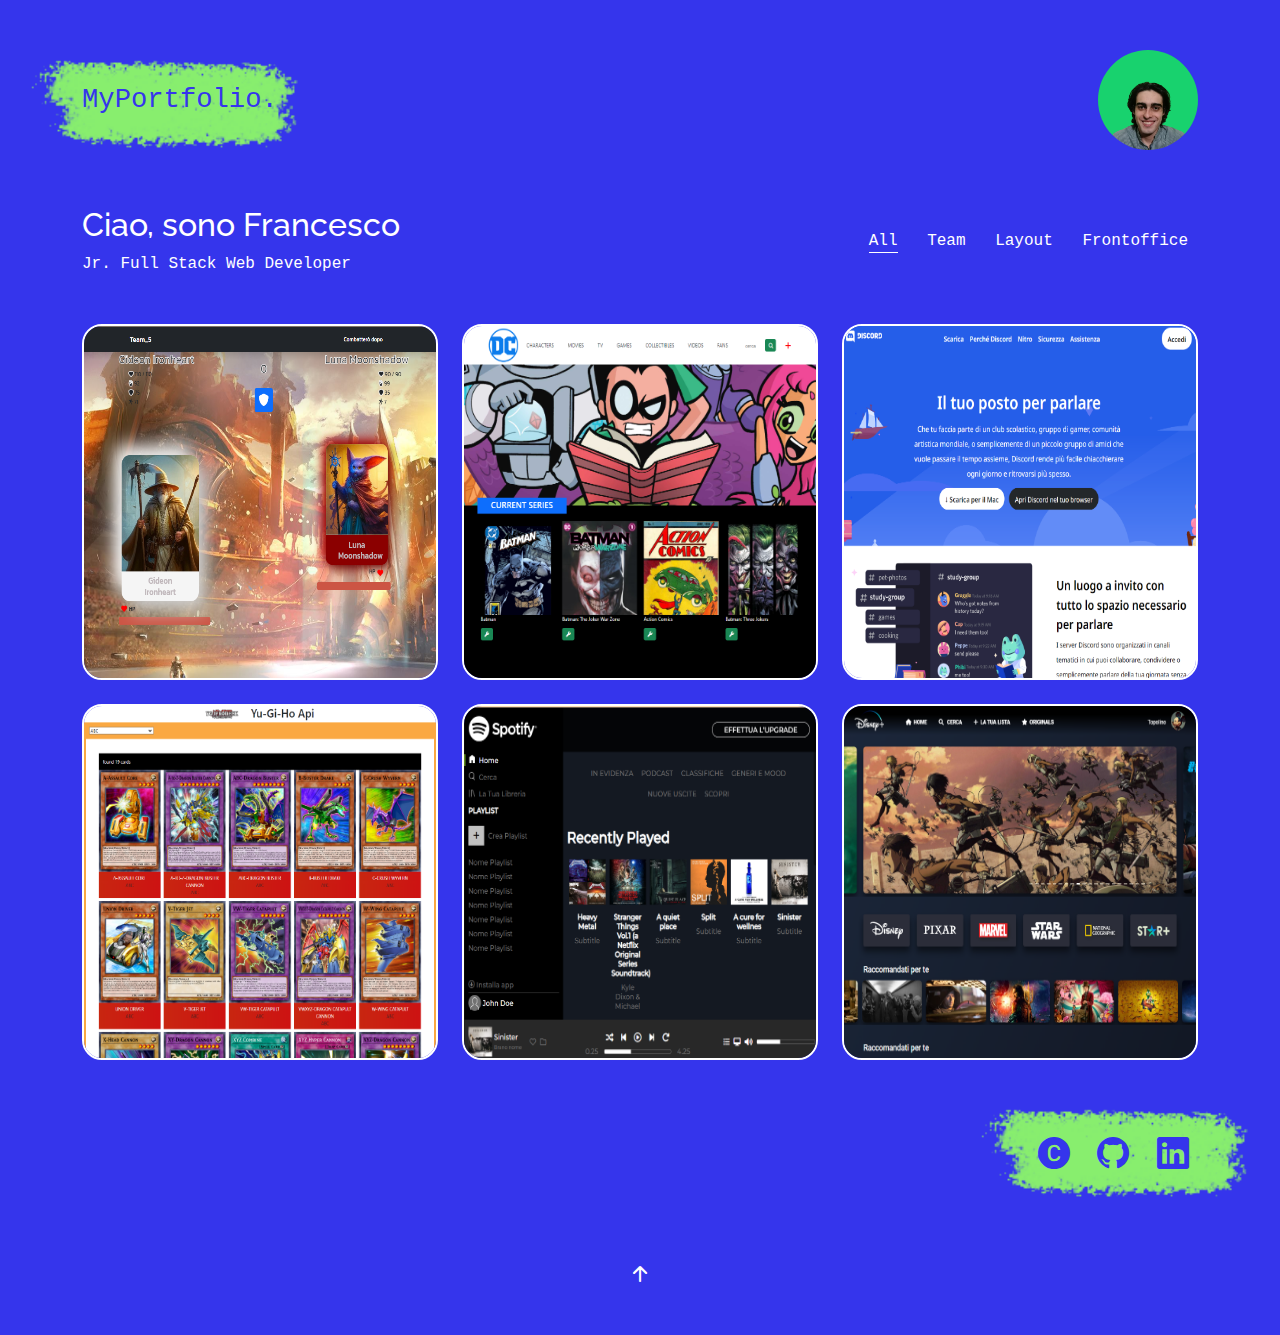
<file: index.html>
<!DOCTYPE html>
<html lang="en">

<head>
  <meta charset="utf-8">
  <meta content="width=device-width, initial-scale=1.0" name="viewport">

  <title>MyPortfolio Bootstrap Template - Index</title>
  <meta content="" name="description">
  <meta content="" name="keywords">

  <!-- Favicons -->

  <link href="./assets/img/apple-touch-icon.png" rel="apple-touch-icon">

  <!-- Google Fonts -->
  <link
    href="https://fonts.googleapis.com/css?family=https://fonts.googleapis.com/css?family=Inconsolata:400,500,600,700|Raleway:400,400i,500,500i,600,600i,700,700i"
    rel="stylesheet">


  <link rel="icon" type="image/png" href="./assets/img/profiloTRANSPARENTE.png">

  <!-- Vendor CSS Files -->
  <link href="./assets/vendor/aos/aos.css" rel="stylesheet">
  <link href="./assets/vendor/bootstrap/css/bootstrap.min.css" rel="stylesheet">
  <link href="./assets/vendor/bootstrap-icons/bootstrap-icons.css" rel="stylesheet">
  <link href="./assets/vendor/swiper/swiper-bundle.min.css" rel="stylesheet">

  <!-- Template Main CSS File -->
  <link href="./assets/css/style.css" rel="stylesheet">

  <!-- =======================================================
  * Template Name: MyPortfolio
  * Updated: Jan 29 2024 with Bootstrap v5.3.2
  * Template URL: https://bootstrapmade.com/myportfolio-bootstrap-portfolio-website-template/
  * Author: BootstrapMade.com
  * License: https://bootstrapmade.com/license/
  ======================================================== -->
</head>

<body class="position-relative ">




  <nav class="navbar navbar-light custom-navbar">
    <div class="container">
      <div class="d-flex w-100 flex-row justify-content-between align-items-center position-relative ">

        <!-- container sfondi -->
        <div class="brush-container" style="top: -25%; left:-2%; transform: scale(1.6);"><img
            src="./assets/brush/verde3.png" alt=""></div>


        <a class="navbar-brand z-3 " href="index.html" style="color: #3535ec;">MyPortfolio.</a>


        <div class="my-img-container  ">
          <a href="https://drive.google.com/file/d/1aoxl7QJk7Kju7uJPudt2_eEacLDZqc6z/view?usp=sharing">
            <img src="./assets/img/profilo.png" class="h-100" alt="">
          </a>
        </div>


      </div>
    </div>
  </nav>

  <main id=" main">

    <!-- ======= Works Section ======= -->
    <section class="section site-portfolio">
      <div class="container">
        <div class="row mb-5 align-items-center">
          <div class="col-md-12 col-lg-6 mb-4 mb-lg-0" data-aos="fade-up">
            <h2>Ciao, sono Francesco</h2>
            <p class="mb-0">Jr. Full Stack Web Developer</p>
          </div>
          <div class="col-md-12 col-lg-6 text-start text-lg-end" data-aos="fade-up" data-aos-delay="100">
            <div id="filters" class="filters position-relative">

              <a href="#" data-filter="*" class="active ">All</a>
              <a href="#" data-filter=".team" class="">Team</a>
              <a href="#" data-filter=".layout" class="">Layout</a>
              <a href="#" data-filter=".frontoffice" class="">Frontoffice</a>
            </div>
          </div>
        </div>
        <div id="portfolio-grid" class="row no-gutter" data-aos="fade-up" data-aos-delay="200">
          <div class="item team col-sm-6 col-md-4 col-lg-4 mb-4 ">
            <a href="squiddy-game.html" class="item-wrap fancybox">
              <div class="work-info">
                <h3>Squiddy Game</h3>
                <span>Team Work</span>
              </div>
              <img class="img-fluid" src="./assets/img/lav_gruppo.png" style="aspect-ratio: 1/1;">
            </a>
          </div>
          <div class="item frontoffice col-sm-6 col-md-4 col-lg-4 mb-4">
            <a href="comics.html" class="item-wrap fancybox">
              <div class="work-info">
                <h3>Comics</h3>
                <span>FrontOffice</span>
              </div>
              <img class="img-fluid" src="./assets/img/comics.png" style="aspect-ratio: 1/1;">
            </a>
          </div>
          <div class="item layout col-sm-6 col-md-4 col-lg-4 mb-4">
            <a href="discord.html" class="item-wrap fancybox" style="aspect-ratio: 1/1;">
              <div class="work-info">
                <h3>Discord</h3>
                <span>Layout</span>
              </div>
              <img class="img-fluid" src="./assets/img/discord.png" style="aspect-ratio: 1/1;">
            </a>
          </div>
          <div class="item frontoffice col-sm-6 col-md-4 col-lg-4 mb-4">
            <a href="yu-gi-ho-vue.html" class="item-wrap fancybox">
              <div class="work-info">
                <h3>YU-GI-HO</h3>
                <span>FrontOffice</span>
              </div>
              <img class="img-fluid" src="./assets/img/yu-gi-ho-vue.png" style="aspect-ratio: 1/1;">
            </a>
          </div>
          <div class="item layout col-sm-6 col-md-4 col-lg-4 mb-4">
            <a href="spotifi.html" class="item-wrap fancybox">
              <div class="work-info">
                <h3>Spotify</h3>
                <span>Layout</span>
              </div>
              <img class="img-fluid" src="./assets/img/spotifi.png" style="aspect-ratio: 1/1;">
            </a>
          </div>
          <div class="item team col-sm-6 col-md-4 col-lg-4 mb-4">
            <a href="disney_clone.html" class="item-wrap fancybox">
              <div class="work-info">
                <h3>Disney Clone</h3>
                <span>Team Work</span>
              </div>
              <img class="img-fluid" src="./assets/img/lavoro_gruppo_natale.png" style="aspect-ratio: 1/1;">
            </a>
          </div>
        </div>
      </div>
    </section><!-- End  Works Section -->

    <!-- ======= Clients Section ======= -->
    <!-- <section class="section">
      <div class="container">
        <div class="row justify-content-center text-center mb-4">
          <div class="col-5">
            <h3 class="h3 heading">My Clients</h3>
            <p>Lorem ipsum dolor sit amet consectetur adipisicing elit explicabo inventore.</p>
          </div>
        </div>
        <div class="row">
          <div class="col-4 col-sm-4 col-md-2">
            <a href="#" class="client-logo"><img src="./assets/img/logo-adobe.png" alt="Image" class="img-fluid"></a>
          </div>
          <div class="col-4 col-sm-4 col-md-2">
            <a href="#" class="client-logo"><img src="./assets/img/logo-uber.png" alt="Image" class="img-fluid"></a>
          </div>
          <div class="col-4 col-sm-4 col-md-2">
            <a href="#" class="client-logo"><img src="./assets/img/logo-apple.png" alt="Image" class="img-fluid"></a>
          </div>
          <div class="col-4 col-sm-4 col-md-2">
            <a href="#" class="client-logo"><img src="./assets/img/logo-netflix.png" alt="Image" class="img-fluid"></a>
          </div>
          <div class="col-4 col-sm-4 col-md-2">
            <a href="#" class="client-logo"><img src="./assets/img/logo-nike.png" alt="Image" class="img-fluid"></a>
          </div>
          <div class="col-4 col-sm-4 col-md-2">
            <a href="#" class="client-logo"><img src="./assets/img/logo-google.png" alt="Image" class="img-fluid"></a>
          </div>

        </div>
      </div>
    </section> -->

    <!-- End Clients Section -->

    <!-- ======= Services Section ======= -->
    <!-- <section class="section services">
      <div class="container">
        <div class="row justify-content-center text-center mb-4">
          <div class="col-5">
            <h3 class="h3 heading"></h3>
            <p>Lorem ipsum dolor sit amet consectetur adipisicing elit explicabo inventore.</p>
          </div>
        </div>
        <div class="row">

          <div class="col-12 col-sm-6 col-md-6 col-lg-3">
            <i class="bi bi-card-checklist"></i>
            <h4 class="h4 mb-2">Web Design</h4>
            <p>Lorem ipsum dolor sit amet consectetur adipisicing elit explicabo inventore.</p>
            <ul class="list-unstyled list-line">
              <li>Lorem ipsum dolor sit amet consectetur adipisicing</li>
              <li>Non pariatur nisi</li>
              <li>Magnam soluta quod</li>
              <li>Lorem ipsum dolor</li>
              <li>Cumque quae aliquam</li>
            </ul>
          </div>
          <div class="col-12 col-sm-6 col-md-6 col-lg-3">
            <i class="bi bi-binoculars"></i>
            <h4 class="h4 mb-2">Mobile Applications</h4>
            <p>Lorem ipsum dolor sit amet consectetur adipisicing elit explicabo inventore.</p>
            <ul class="list-unstyled list-line">
              <li>Lorem ipsum dolor sit amet consectetur adipisicing</li>
              <li>Non pariatur nisi</li>
              <li>Magnam soluta quod</li>
              <li>Lorem ipsum dolor</li>
              <li>Cumque quae aliquam</li>
            </ul>
          </div>
          <div class="col-12 col-sm-6 col-md-6 col-lg-3">
            <i class="bi bi-brightness-high"></i>
            <h4 class="h4 mb-2">Graphic Design</h4>
            <p>Lorem ipsum dolor sit amet consectetur adipisicing elit explicabo inventore.</p>
            <ul class="list-unstyled list-line">
              <li>Lorem ipsum dolor sit amet consectetur adipisicing</li>
              <li>Non pariatur nisi</li>
              <li>Magnam soluta quod</li>
              <li>Lorem ipsum dolor</li>
              <li>Cumque quae aliquam</li>
            </ul>
          </div>
          <div class="col-12 col-sm-6 col-md-6 col-lg-3">
            <i class="bi bi-calendar4-week"></i>
            <h4 class="h4 mb-2">SEO</h4>
            <p>Lorem ipsum dolor sit amet consectetur adipisicing elit explicabo inventore.</p>
            <ul class="list-unstyled list-line">
              <li>Lorem ipsum dolor sit amet consectetur adipisicing</li>
              <li>Non pariatur nisi</li>
              <li>Magnam soluta quod</li>
              <li>Lorem ipsum dolor</li>
              <li>Cumque quae aliquam</li>
            </ul>
          </div>
        </div>
      </div>
    </section> -->

    <!-- nd Services Section -->

    <!-- ======= Testimonials Section ======= -->
    <!-- <section class="section pt-0">
      <div class="container">

        <div class="testimonials-slider swiper" data-aos="fade-up" data-aos-delay="100">
          <div class="swiper-wrapper">

            <div class="swiper-slide">
              <div class="testimonial-wrap">
                <div class="testimonial">
                  <img src="./assets/img/person_1.jpg" alt="Image" class="img-fluid">
                  <blockquote>
                    <p>Lorem ipsum dolor sit amet consectetur adipisicing elit. Quisquam necessitatibus incidunt ut
                      officiis
                      explicabo inventore.</p>
                  </blockquote>
                  <p>&mdash; Jean Hicks</p>
                </div>
              </div>
            </div>

            <div class="swiper-slide">
              <div class="testimonial-wrap">
                <div class="testimonial">
                  <img src="./assets/img/person_2.jpg" alt="Image" class="img-fluid">
                  <blockquote>
                    <p>Lorem ipsum dolor sit amet consectetur adipisicing elit. Quisquam necessitatibus incidunt ut
                      officiis
                      explicabo inventore.</p>
                  </blockquote>
                  <p>&mdash; Chris Stanworth</p>
                </div>
              </div>
            </div>

          </div>
          <div class="swiper-pagination"></div>
        </div>

      </div>
    </section> -->
    <!-- End Testimonials Section -->

  </main><!-- End #main -->

  <!-- ======= Footer ======= -->
  <footer class="footer" role="contentinfo">
    <div class="container">
      <div class="row">
        <div class="col-sm-6">

        </div>
        <div class="col-sm-6 social text-md-end position-relative">
          <div class="brush-container" style="top: -100%; right: 0%; transform: scale(1.6);"><img
              src="./assets/brush/verde3.png" alt=""></div>
          <a href="https://drive.google.com/file/d/117esH66GWIpSnjBJVURthCzth3XYF7cy/view?usp=sharing"><span
              class="bi bi-c-circle-fill"></span></a>
          <a href="https://github.com/fcarrara24/"><span class="bi bi-github"></span></a>
          <a href="https://www.linkedin.com/in/francesco-carrara-4b7a642ab"><span class="bi bi-linkedin"></span></a>
        </div>
      </div>
    </div>
  </footer>

  <a href="#" class="back-to-top d-flex align-items-center justify-content-center"><i
      class="bi bi-arrow-up-short"></i></a>

  <!-- Vendor JS Files -->
  <script src="./assets/vendor/aos/aos.js"></script>
  <script src="./assets/vendor/bootstrap/js/bootstrap.bundle.min.js"></script>
  <script src="./assets/vendor/isotope-layout/isotope.pkgd.min.js"></script>
  <script src="./assets/vendor/swiper/swiper-bundle.min.js"></script>
  <script src="./assets/vendor/php-email-form/validate.js"></script>

  <!-- Template Main JS File -->
  <script src="./assets/js/main.js"></script>

</body>

</html>
</file>
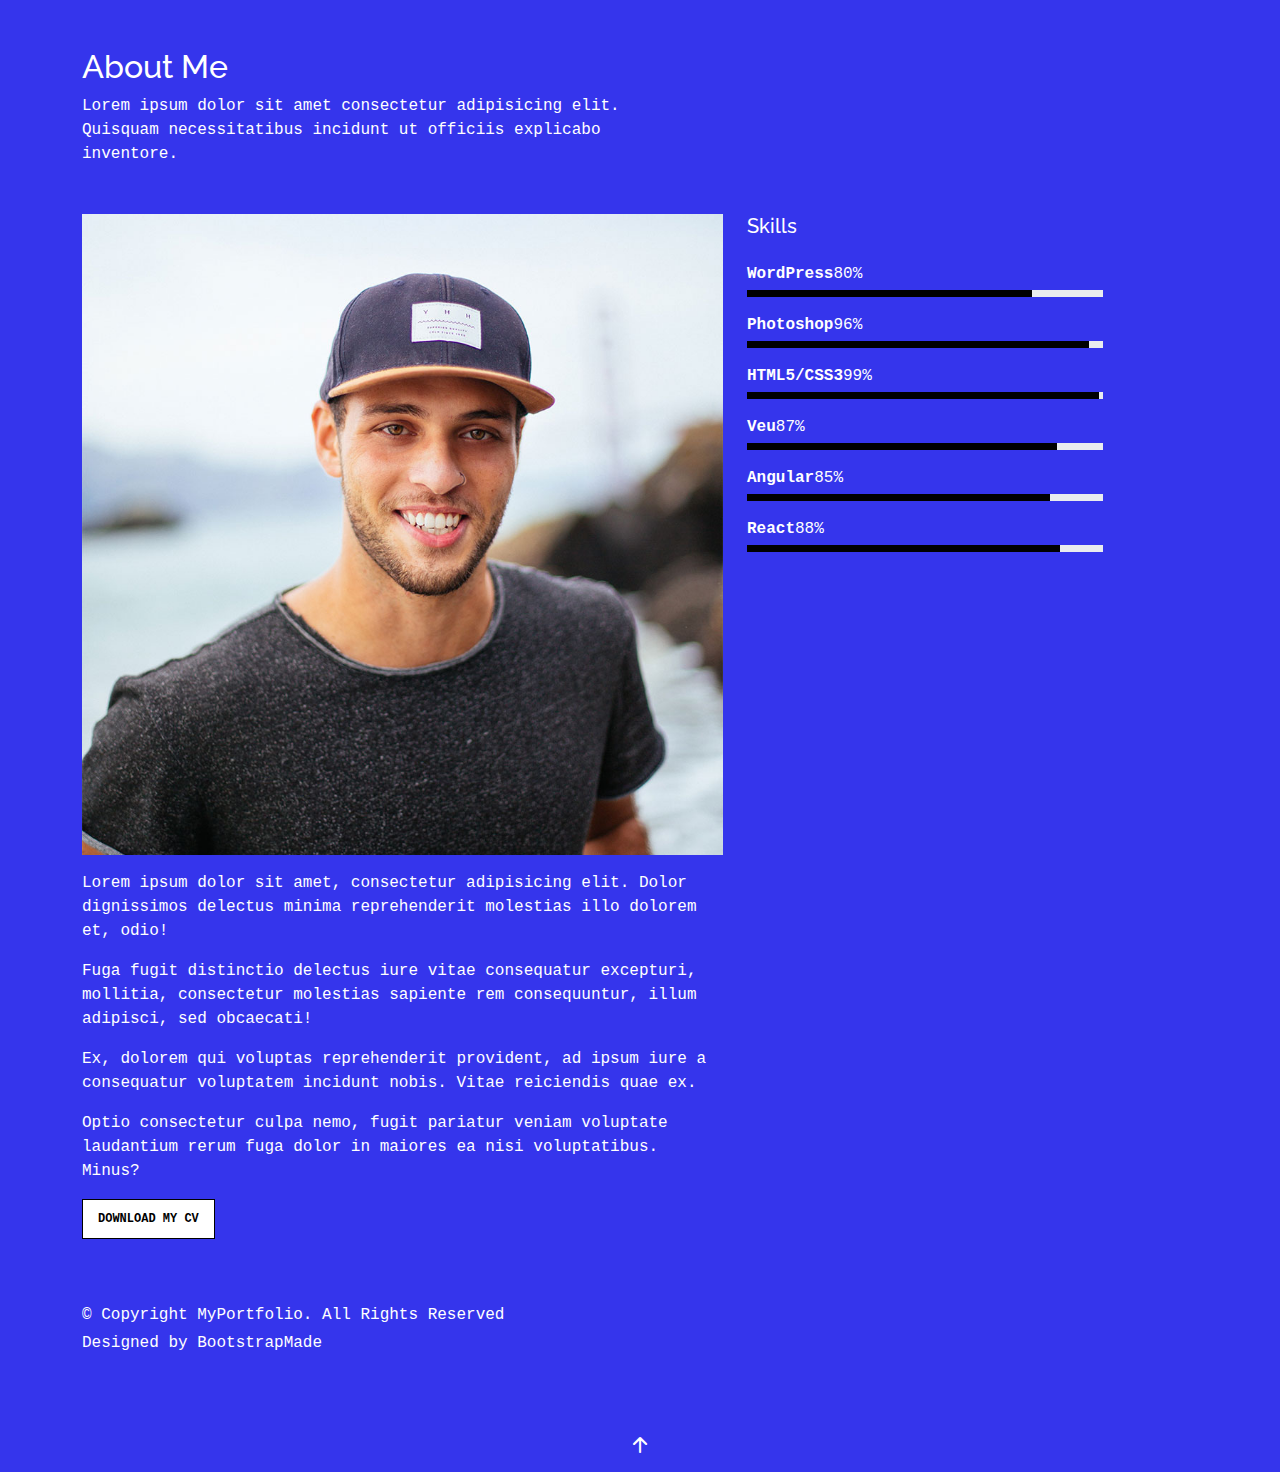
<file: about.html>
<!DOCTYPE html>
<html lang="en">

<head>
  <meta charset="utf-8">
  <meta content="width=device-width, initial-scale=1.0" name="viewport">

  <title>MyPortfolio Bootstrap Template - About</title>
  <meta content="" name="description">
  <meta content="" name="keywords">

  <!-- Favicons -->
  <link href="assets/img/favicon.png" rel="icon">
  <link href="assets/img/apple-touch-icon.png" rel="apple-touch-icon">

  <!-- Google Fonts -->
  <link href="https://fonts.googleapis.com/css?family=https://fonts.googleapis.com/css?family=Inconsolata:400,500,600,700|Raleway:400,400i,500,500i,600,600i,700,700i" rel="stylesheet">

  <!-- Vendor CSS Files -->
  <link href="assets/vendor/aos/aos.css" rel="stylesheet">
  <link href="assets/vendor/bootstrap/css/bootstrap.min.css" rel="stylesheet">
  <link href="assets/vendor/bootstrap-icons/bootstrap-icons.css" rel="stylesheet">
  <link href="assets/vendor/swiper/swiper-bundle.min.css" rel="stylesheet">

  <!-- Template Main CSS File -->
  <link href="assets/css/style.css" rel="stylesheet">

  <!-- =======================================================
  * Template Name: MyPortfolio
  * Updated: Jan 29 2024 with Bootstrap v5.3.2
  * Template URL: https://bootstrapmade.com/myportfolio-bootstrap-portfolio-website-template/
  * Author: BootstrapMade.com
  * License: https://bootstrapmade.com/license/
  ======================================================== -->
</head>

<body>

  <!-- ======= Navbar ======= -->
  <!-- <div class="collapse navbar-collapse custom-navmenu" id="main-navbar">
    <div class="container py-2 py-md-5">
      <div class="row align-items-start">
        <div class="col-md-2">
          <ul class="custom-menu">
            <li><a href="index.html">Home</a></li>
            <li class="active"><a href="about.html">About Me</a></li>
            <li><a href="services.html">Services</a></li>
            <li><a href="works.html">Works</a></li>
            <li><a href="contact.html">Contact</a></li>
          </ul>
        </div>
        <div class="col-md-6 d-none d-md-block  mr-auto">
          <div class="tweet d-flex">
            <span class="bi bi-twitter text-white mt-2 mr-3"></span>
            <div>
              <p><em>Lorem ipsum dolor sit amet consectetur adipisicing elit. Quisquam necessitatibus incidunt ut officiis explicabo inventore. <br> <a href="#">t.co/v82jsk</a></em></p>
            </div>
          </div>
        </div>
        <div class="col-md-4 d-none d-md-block">
          <h3>Hire Me</h3>
          <p>Lorem ipsum dolor sit amet consectetur adipisicing elit. Quisquam necessitatibus incidunt ut officiisexplicabo inventore. <br> <a href="#">myemail@gmail.com</a></p>
        </div>
      </div>

    </div>
  </div>

  <nav class="navbar navbar-light custom-navbar">
    <div class="container">
      <a class="navbar-brand" href="index.html">MyPortfolio.</a>
      <a href="#" class="burger" data-bs-toggle="collapse" data-bs-target="#main-navbar">
        <span></span>
      </a>
    </div>
  </nav> -->

  <main id="main">

    <section class="section pb-5">
      <div class="container">
        <div class="row mb-5 align-items-end">
          <div class="col-md-6" data-aos="fade-up">

            <h2>About Me</h2>
            <p class="mb-0">Lorem ipsum dolor sit amet consectetur adipisicing elit. Quisquam necessitatibus incidunt ut
              officiis explicabo inventore.</p>
          </div>

        </div>

        <div class="row">
          <div class="col-md-4 ml-auto order-2" data-aos="fade-up">
            <h3 class="h3 mb-4">Skills</h3>
            <ul class="list-unstyled">
              <li class="mb-3">
                <div class="d-flex mb-1">
                  <strong>WordPress</strong>
                  <span class="ml-auto">80%</span>
                </div>
                <div class="progress custom-progress">
                  <div class="progress-bar" role="progressbar" style="width: 80%" aria-valuenow="80" aria-valuemin="0" aria-valuemax="100"></div>
                </div>
              </li>
              <li class="mb-3">
                <div class="d-flex mb-1">
                  <strong>Photoshop</strong>
                  <span class="ml-auto">96%</span>
                </div>
                <div class="progress custom-progress">
                  <div class="progress-bar" role="progressbar" style="width: 96%" aria-valuenow="96" aria-valuemin="0" aria-valuemax="100"></div>
                </div>
              </li>
              <li class="mb-3">
                <div class="d-flex mb-1">
                  <strong>HTML5/CSS3</strong>
                  <span class="ml-auto">99%</span>
                </div>
                <div class="progress custom-progress">
                  <div class="progress-bar" role="progressbar" style="width: 99%" aria-valuenow="99" aria-valuemin="0" aria-valuemax="100"></div>
                </div>
              </li>
              <li class="mb-3">
                <div class="d-flex mb-1">
                  <strong>Veu</strong>
                  <span class="ml-auto">87%</span>
                </div>
                <div class="progress custom-progress">
                  <div class="progress-bar" role="progressbar" style="width: 87%" aria-valuenow="87" aria-valuemin="0" aria-valuemax="100"></div>
                </div>
              </li>
              <li class="mb-3">
                <div class="d-flex mb-1">
                  <strong>Angular</strong>
                  <span class="ml-auto">85%</span>
                </div>
                <div class="progress custom-progress">
                  <div class="progress-bar" role="progressbar" style="width: 85%" aria-valuenow="85" aria-valuemin="0" aria-valuemax="100"></div>
                </div>
              </li>
              <li class="mb-3">
                <div class="d-flex mb-1">
                  <strong>React</strong>
                  <span class="ml-auto">88%</span>
                </div>
                <div class="progress custom-progress">
                  <div class="progress-bar" role="progressbar" style="width: 88%" aria-valuenow="88" aria-valuemin="0" aria-valuemax="100"></div>
                </div>
              </li>
            </ul>
          </div>

          <div class="col-md-7 mb-5 mb-md-0" data-aos="fade-up">
            <p><img src="assets/img/person_1_sq.jpg" alt="Image" class="img-fluid"></p>
            <p>Lorem ipsum dolor sit amet, consectetur adipisicing elit. Dolor dignissimos delectus minima reprehenderit
              molestias illo dolorem et, odio!</p>
            <p>Fuga fugit distinctio delectus iure vitae consequatur excepturi, mollitia, consectetur molestias sapiente
              rem consequuntur, illum adipisci, sed obcaecati!</p>
            <p>Ex, dolorem qui voluptas reprehenderit provident, ad ipsum iure a consequatur voluptatem incidunt nobis.
              Vitae reiciendis quae ex.</p>
            <p>Optio consectetur culpa nemo, fugit pariatur veniam voluptate laudantium rerum fuga dolor in maiores ea
              nisi voluptatibus. Minus?</p>
            <p><a href="#" class="readmore">Download my CV</a></p>
          </div>

        </div>

      </div>

    </section>

  </main><!-- End #main -->

  <!-- ======= Footer ======= -->
  <footer class="footer" role="contentinfo">
    <div class="container">
      <div class="row">
        <div class="col-sm-6">
          <p class="mb-1">&copy; Copyright MyPortfolio. All Rights Reserved</p>
          <div class="credits">
            <!--
            All the links in the footer should remain intact.
            You can delete the links only if you purchased the pro version.
            Licensing information: https://bootstrapmade.com/license/
            Purchase the pro version with working PHP/AJAX contact form: https://bootstrapmade.com/buy/?theme=MyPortfolio
          -->
            Designed by <a href="https://bootstrapmade.com/">BootstrapMade</a>
          </div>
        </div>
        <div class="col-sm-6 social text-md-end">
          <a href="#"><span class="bi bi-twitter"></span></a>
          <a href="#"><span class="bi bi-facebook"></span></a>
          <a href="#"><span class="bi bi-instagram"></span></a>
          <a href="#"><span class="bi bi-linkedin"></span></a>
        </div>
      </div>
    </div>
  </footer>

  <a href="#" class="back-to-top d-flex align-items-center justify-content-center"><i class="bi bi-arrow-up-short"></i></a>

  <!-- Vendor JS Files -->
  <script src="assets/vendor/aos/aos.js"></script>
  <script src="assets/vendor/bootstrap/js/bootstrap.bundle.min.js"></script>
  <script src="assets/vendor/isotope-layout/isotope.pkgd.min.js"></script>
  <script src="assets/vendor/swiper/swiper-bundle.min.js"></script>
  <script src="assets/vendor/php-email-form/validate.js"></script>

  <!-- Template Main JS File -->
  <script src="assets/js/main.js"></script>

</body>

</html>
</file>
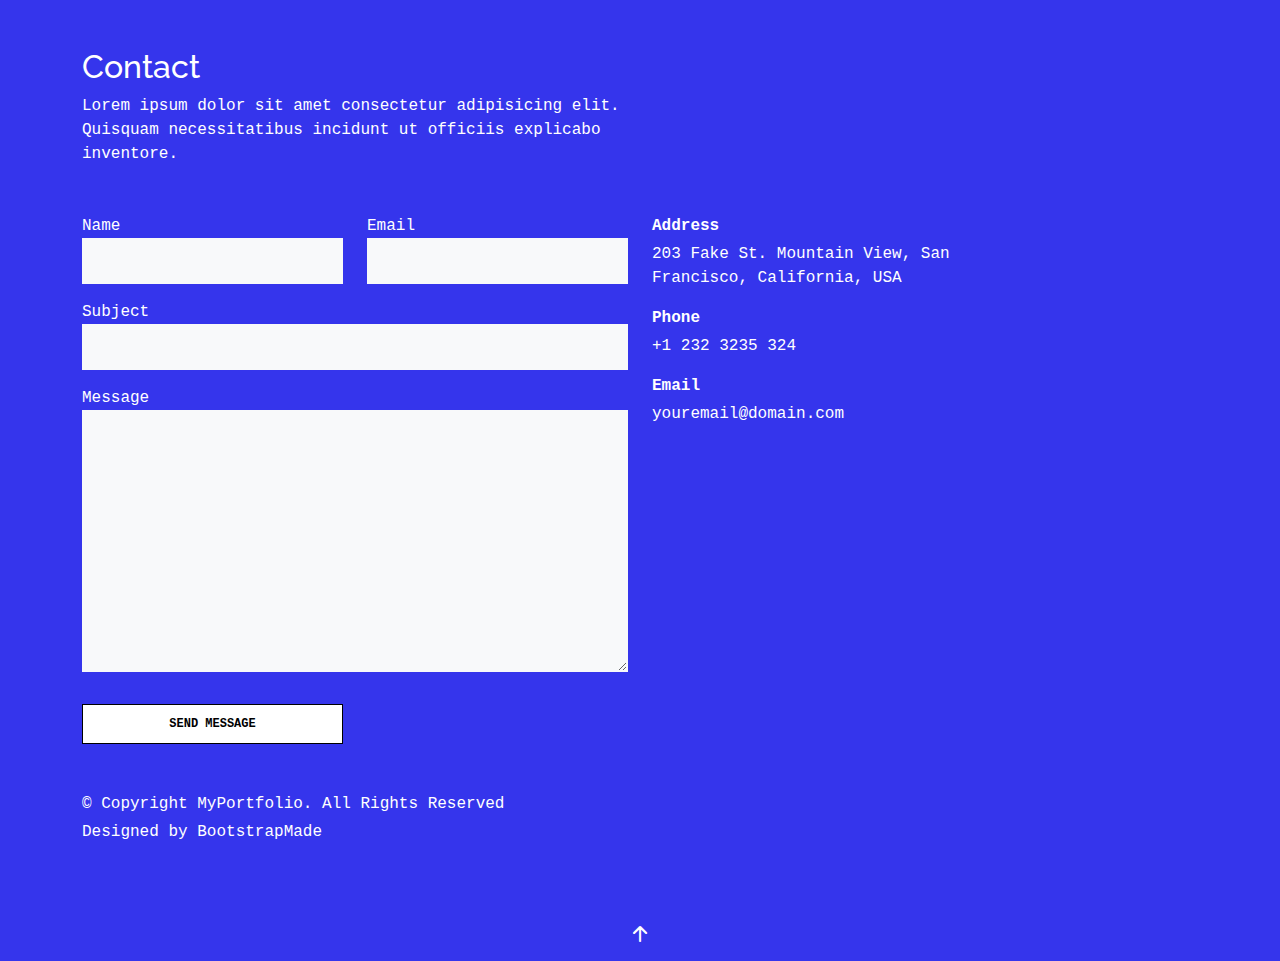
<file: contact.html>
<!DOCTYPE html>
<html lang="en">

<head>
  <meta charset="utf-8">
  <meta content="width=device-width, initial-scale=1.0" name="viewport">

  <title>MyPortfolio Bootstrap Template - Contact</title>
  <meta content="" name="description">
  <meta content="" name="keywords">

  <!-- Favicons -->
  <link href="assets/img/favicon.png" rel="icon">
  <link href="assets/img/apple-touch-icon.png" rel="apple-touch-icon">

  <!-- Google Fonts -->
  <link
    href="https://fonts.googleapis.com/css?family=https://fonts.googleapis.com/css?family=Inconsolata:400,500,600,700|Raleway:400,400i,500,500i,600,600i,700,700i"
    rel="stylesheet">

  <!-- Vendor CSS Files -->
  <link href="assets/vendor/aos/aos.css" rel="stylesheet">
  <link href="assets/vendor/bootstrap/css/bootstrap.min.css" rel="stylesheet">
  <link href="assets/vendor/bootstrap-icons/bootstrap-icons.css" rel="stylesheet">
  <link href="assets/vendor/swiper/swiper-bundle.min.css" rel="stylesheet">

  <!-- Template Main CSS File -->
  <link href="assets/css/style.css" rel="stylesheet">

  <!-- =======================================================
  * Template Name: MyPortfolio
  * Updated: Jan 29 2024 with Bootstrap v5.3.2
  * Template URL: https://bootstrapmade.com/myportfolio-bootstrap-portfolio-website-template/
  * Author: BootstrapMade.com
  * License: https://bootstrapmade.com/license/
  ======================================================== -->
</head>

<body>

  <!-- ======= Navbar ======= -->
  <!-- <div class="collapse navbar-collapse custom-navmenu" id="main-navbar">
    <div class="container py-2 py-md-5">
      <div class="row align-items-start">
        <div class="col-md-2">
          <ul class="custom-menu">
            <li><a href="index.html">Home</a></li>
            <li><a href="about.html">About Me</a></li>
            <li><a href="services.html">Services</a></li>
            <li><a href="works.html">Works</a></li>
            <li class="active"><a href="contact.html">Contact</a></li>
          </ul>
        </div>
        <div class="col-md-6 d-none d-md-block  mr-auto">
          <div class="tweet d-flex">
            <span class="bi bi-twitter text-white mt-2 mr-3"></span>
            <div>
              <p><em>Lorem ipsum dolor sit amet consectetur adipisicing elit. Quisquam necessitatibus incidunt ut officiis explicabo inventore. <br> <a href="#">t.co/v82jsk</a></em></p>
            </div>
          </div>
        </div>
        <div class="col-md-4 d-none d-md-block">
          <h3>Hire Me</h3>
          <p>Lorem ipsum dolor sit amet consectetur adipisicing elit. Quisquam necessitatibus incidunt ut officiisexplicabo inventore. <br> <a href="#">myemail@gmail.com</a></p>
        </div>
      </div>

    </div>
  </div>

  <nav class="navbar navbar-light custom-navbar">
    <div class="container">
      <a class="navbar-brand" href="index.html">MyPortfolio.</a>
      <a href="#" class="burger" data-bs-toggle="collapse" data-bs-target="#main-navbar">
        <span></span>
      </a>
    </div>
  </nav> -->

  <main id="main">

    <section class="section pb-5">
      <div class="container">

        <div class="row mb-5 align-items-end">
          <div class="col-md-6" data-aos="fade-up">
            <h2>Contact</h2>
            <p class="mb-0">Lorem ipsum dolor sit amet consectetur adipisicing elit. Quisquam necessitatibus incidunt ut
              officiis explicabo inventore.
            </p>
          </div>

        </div>

        <div class="row">
          <div class="col-md-6 mb-5 mb-md-0" data-aos="fade-up">

            <form action="forms/contact.php" method="post" role="form" class="php-email-form">

              <div class="row gy-3">
                <div class="col-md-6 form-group">
                  <label for="name">Name</label>
                  <input type="text" name="name" class="form-control" id="name" required>
                </div>
                <div class="col-md-6 form-group">
                  <label for="name">Email</label>
                  <input type="email" class="form-control" name="email" id="email" required>
                </div>
                <div class="col-md-12 form-group">
                  <label for="name">Subject</label>
                  <input type="text" class="form-control" name="subject" id="subject" required>
                </div>
                <div class="col-md-12 form-group">
                  <label for="name">Message</label>
                  <textarea class="form-control" name="message" cols="30" rows="10" required></textarea>
                </div>

                <div class="col-md-12 my-3">
                  <div class="loading">Loading</div>
                  <div class="error-message"></div>
                  <div class="sent-message">Your message has been sent. Thank you!</div>
                </div>

                <div class="col-md-6 mt-0 form-group">
                  <input type="submit" class="readmore d-block w-100" value="Send Message">
                </div>
              </div>

            </form>

          </div>

          <div class="col-md-4 ml-auto order-2" data-aos="fade-up">
            <ul class="list-unstyled">
              <li class="mb-3">
                <strong class="d-block mb-1">Address</strong>
                <span>203 Fake St. Mountain View, San Francisco, California, USA</span>
              </li>
              <li class="mb-3">
                <strong class="d-block mb-1">Phone</strong>
                <span>+1 232 3235 324</span>
              </li>
              <li class="mb-3">
                <strong class="d-block mb-1">Email</strong>
                <span>youremail@domain.com</span>
              </li>
            </ul>
          </div>

        </div>

      </div>

    </section>

  </main><!-- End #main -->

  <!-- ======= Footer ======= -->
  <footer class="footer" role="contentinfo">
    <div class="container">
      <div class="row">
        <div class="col-sm-6">
          <p class="mb-1">&copy; Copyright MyPortfolio. All Rights Reserved</p>
          <div class="credits">
            <!--
            All the links in the footer should remain intact.
            You can delete the links only if you purchased the pro version.
            Licensing information: https://bootstrapmade.com/license/
            Purchase the pro version with working PHP/AJAX contact form: https://bootstrapmade.com/buy/?theme=MyPortfolio
          -->
            Designed by <a href="https://bootstrapmade.com/">BootstrapMade</a>
          </div>
        </div>
        <div class="col-sm-6 social text-md-end">
          <a href="#"><span class="bi bi-twitter"></span></a>
          <a href="#"><span class="bi bi-facebook"></span></a>
          <a href="#"><span class="bi bi-instagram"></span></a>
          <a href="#"><span class="bi bi-linkedin"></span></a>
        </div>
      </div>
    </div>
  </footer>

  <a href="#" class="back-to-top d-flex align-items-center justify-content-center"><i
      class="bi bi-arrow-up-short"></i></a>

  <!-- Vendor JS Files -->
  <script src="assets/vendor/aos/aos.js"></script>
  <script src="assets/vendor/bootstrap/js/bootstrap.bundle.min.js"></script>
  <script src="assets/vendor/isotope-layout/isotope.pkgd.min.js"></script>
  <script src="assets/vendor/swiper/swiper-bundle.min.js"></script>
  <script src="assets/vendor/php-email-form/validate.js"></script>

  <!-- Template Main JS File -->
  <script src="assets/js/main.js"></script>

</body>

</html>
</file>
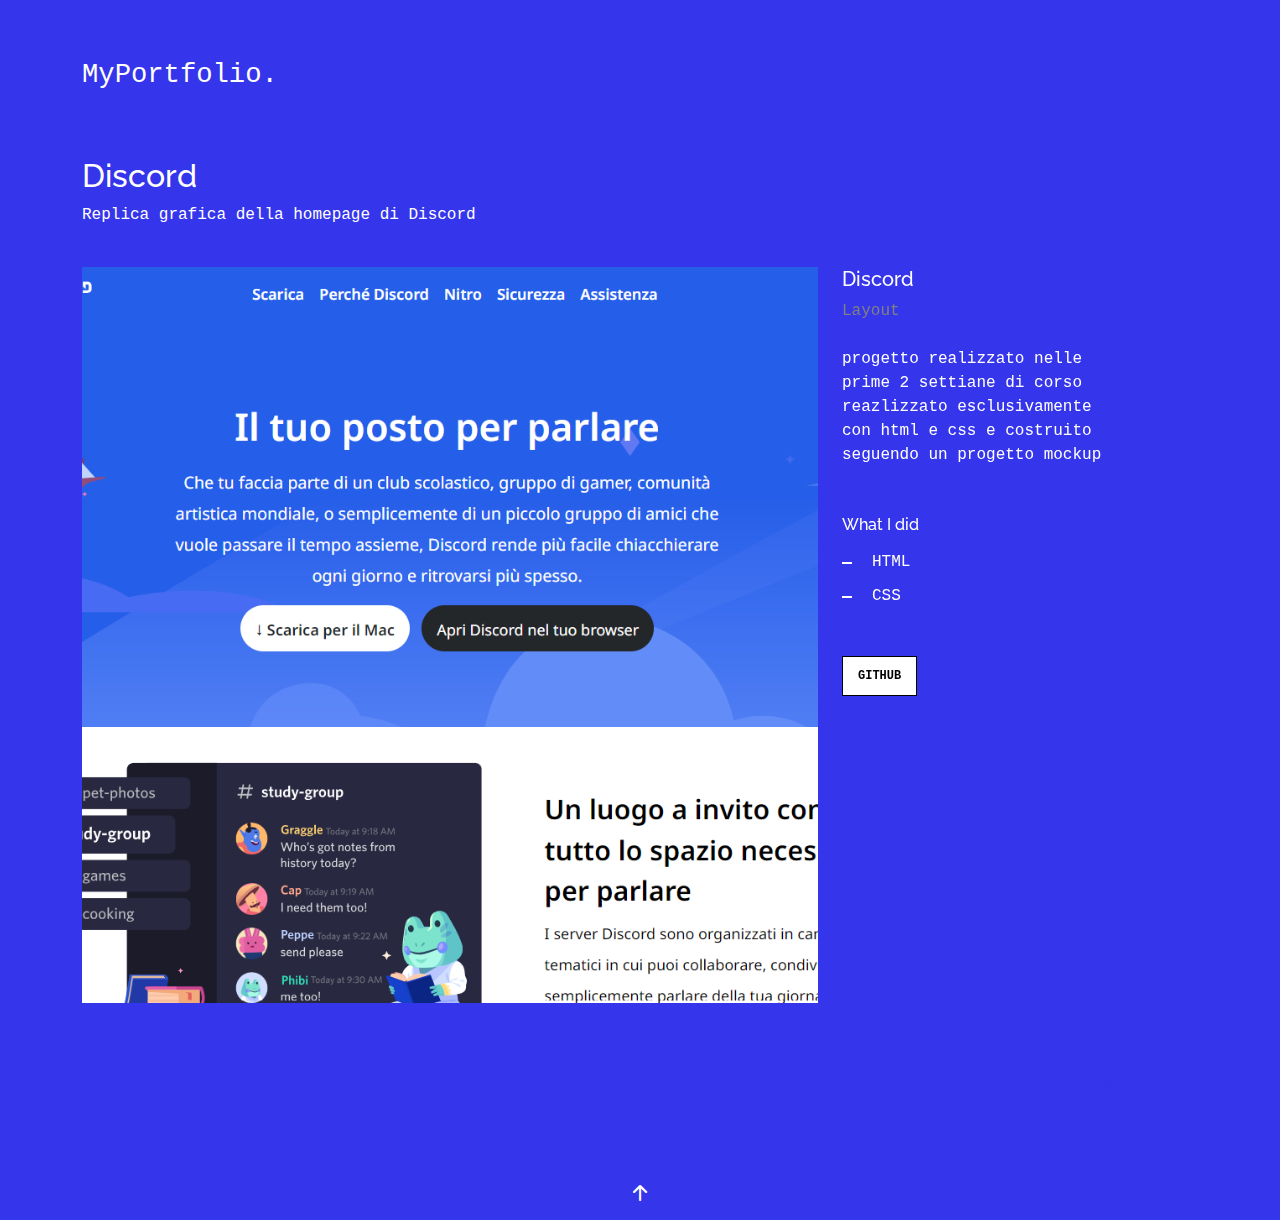
<file: discord.html>
<!DOCTYPE html>
<html lang="en">

<head>
  <meta charset="utf-8">
  <meta content="width=device-width, initial-scale=1.0" name="viewport">

  <title>MyPortfolio Bootstrap Template - Work Single</title>
  <meta content="" name="description">
  <meta content="" name="keywords">

  <!-- Favicons -->
  <link href="assets/img/favicon.png" rel="icon">
  <link href="assets/img/apple-touch-icon.png" rel="apple-touch-icon">

  <!-- Google Fonts -->
  <link
    href="https://fonts.googleapis.com/css?family=https://fonts.googleapis.com/css?family=Inconsolata:400,500,600,700|Raleway:400,400i,500,500i,600,600i,700,700i"
    rel="stylesheet">

  <!-- Vendor CSS Files -->
  <link href="assets/vendor/aos/aos.css" rel="stylesheet">
  <link href="assets/vendor/bootstrap/css/bootstrap.min.css" rel="stylesheet">
  <link href="assets/vendor/bootstrap-icons/bootstrap-icons.css" rel="stylesheet">
  <link href="assets/vendor/swiper/swiper-bundle.min.css" rel="stylesheet">

  <!-- Template Main CSS File -->
  <link href="assets/css/style.css" rel="stylesheet">

  <!-- =======================================================
  * Template Name: MyPortfolio
  * Updated: Jan 29 2024 with Bootstrap v5.3.2
  * Template URL: https://bootstrapmade.com/myportfolio-bootstrap-portfolio-website-template/
  * Author: BootstrapMade.com
  * License: https://bootstrapmade.com/license/
  ======================================================== -->
</head>

<body>

  <!-- ======= Navbar ======= -->
  <!-- <div class="collapse navbar-collapse custom-navmenu" id="main-navbar">
    <div class="container py-2 py-md-5">
      <div class="row align-items-start">
        <div class="col-md-2">
          <ul class="custom-menu">
            <li><a href="index.html">Home</a></li>
            <li><a href="about.html">About Me</a></li>
            <li><a href="services.html">Services</a></li>
            <li class="active"><a href="works.html">Works</a></li>
            <li><a href="contact.html">Contact</a></li>
          </ul>
        </div>
        <div class="col-md-6 d-none d-md-block  mr-auto">
          <div class="tweet d-flex">
            <span class="bi bi-twitter text-white mt-2 mr-3"></span>
            <div>
              <p><em>Lorem ipsum dolor sit amet consectetur adipisicing elit. Quisquam necessitatibus incidunt ut officiis explicabo inventore. <br> <a href="#">t.co/v82jsk</a></em></p>
            </div>
          </div>
        </div>
        <div class="col-md-4 d-none d-md-block">
          <h3>Hire Me</h3>
          <p>Lorem ipsum dolor sit amet consectetur adipisicing elit. Quisquam necessitatibus incidunt ut officiisexplicabo inventore. <br> <a href="#">myemail@gmail.com</a></p>
        </div>
      </div>

    </div>
  </div> -->

  <nav class="navbar navbar-light custom-navbar">
    <div class="container">
      <a class="navbar-brand" href="index.html">MyPortfolio.</a>
      <!-- <a href="#" class="burger" data-bs-toggle="collapse" data-bs-target="#main-navbar">
        <span></span>
      </a> -->
    </div>
  </nav>

  <main id="main">

    <section class="section">
      <div class="container">
        <div class="row mb-4 align-items-center">
          <div class="col-md-6" data-aos="fade-up">
            <h2>Discord</h2>
            <p>Replica grafica della homepage di Discord</p>
          </div>
        </div>
      </div>

      <div class="site-section pb-0">
        <div class="container">
          <div class="row align-items-stretch">
            <div class="col-md-8" data-aos="fade-up">
              <img src="assets/img/discord.png" alt="Image" class="img-fluid gif-animated">
            </div>
            <div class="col-md-3 ml-auto" data-aos="fade-up" data-aos-delay="100">
              <div class="sticky-content">
                <h3 class="h3">Discord</h3>
                <p class="mb-4"><span class="text-muted">Layout</span></p>

                <div class="mb-5">
                  <p>progetto realizzato nelle prime 2 settiane di corso reazlizzato esclusivamente con html e css e
                    costruito seguendo un progetto mockup</p>

                </div>

                <h4 class="h4 mb-3">What I did</h4>
                <ul class="list-unstyled list-line mb-5">
                  <li>HTML</li>
                  <li>CSS</li>
                </ul>

                <p><a href="https://github.com/fcarrara24/htmlcss-discord" class="readmore">GITHUB</a></p>
              </div>
            </div>
          </div>
        </div>
    </section>

    <!-- ======= Testimonials Section ======= -->
    <!-- <section class="section pt-0">
      <div class="container">

        <div class="testimonials-slider swiper" data-aos="fade-up" data-aos-delay="100">
          <div class="swiper-wrapper">

            <div class="swiper-slide">
              <div class="testimonial-wrap">
                <div class="testimonial">
                  <img src="assets/img/person_1.jpg" alt="Image" class="img-fluid">
                  <blockquote>
                    <p>Lorem ipsum dolor sit amet consectetur adipisicing elit. Quisquam necessitatibus incidunt ut
                      officiis
                      explicabo inventore.</p>
                  </blockquote>
                  <p>&mdash; Jean Hicks</p>
                </div>
              </div>
            </div>

            <div class="swiper-slide">
              <div class="testimonial-wrap">
                <div class="testimonial">
                  <img src="assets/img/person_2.jpg" alt="Image" class="img-fluid">
                  <blockquote>
                    <p>Lorem ipsum dolor sit amet consectetur adipisicing elit. Quisquam necessitatibus incidunt ut
                      officiis
                      explicabo inventore.</p>
                  </blockquote>
                  <p>&mdash; Chris Stanworth</p>
                </div>
              </div>
            </div>

          </div>
          <div class="swiper-pagination"></div>
        </div>

      </div>
    </section> -->
    <!-- End Testimonials Section -->

  </main><!-- End #main -->

  <!-- ======= Footer ======= -->
  <footer class="footer" role="contentinfo">
    <div class="container">
      <div class="row">
        <div class="col-sm-6">
          <p class="mb-1"></p>
        </div>
        <div class="col-sm-6 social text-md-end">
          <a href="https://github.com/fcarrara24/"><span class="bi bi-github"></span></a>
          <a href="https://www.linkedin.com/in/francesco-carrara-4b7a642ab"><span class="bi bi-linkedin"></span></a>
        </div>
      </div>
    </div>
  </footer>

  <a href="#" class="back-to-top d-flex align-items-center justify-content-center"><i
      class="bi bi-arrow-up-short"></i></a>

  <!-- Vendor JS Files -->
  <script src="assets/vendor/aos/aos.js"></script>
  <script src="assets/vendor/bootstrap/js/bootstrap.bundle.min.js"></script>
  <script src="assets/vendor/isotope-layout/isotope.pkgd.min.js"></script>
  <script src="assets/vendor/swiper/swiper-bundle.min.js"></script>
  <script src="assets/vendor/php-email-form/validate.js"></script>

  <!-- Template Main JS File -->
  <script src="assets/js/main.js"></script>

</body>

</html>
</file>
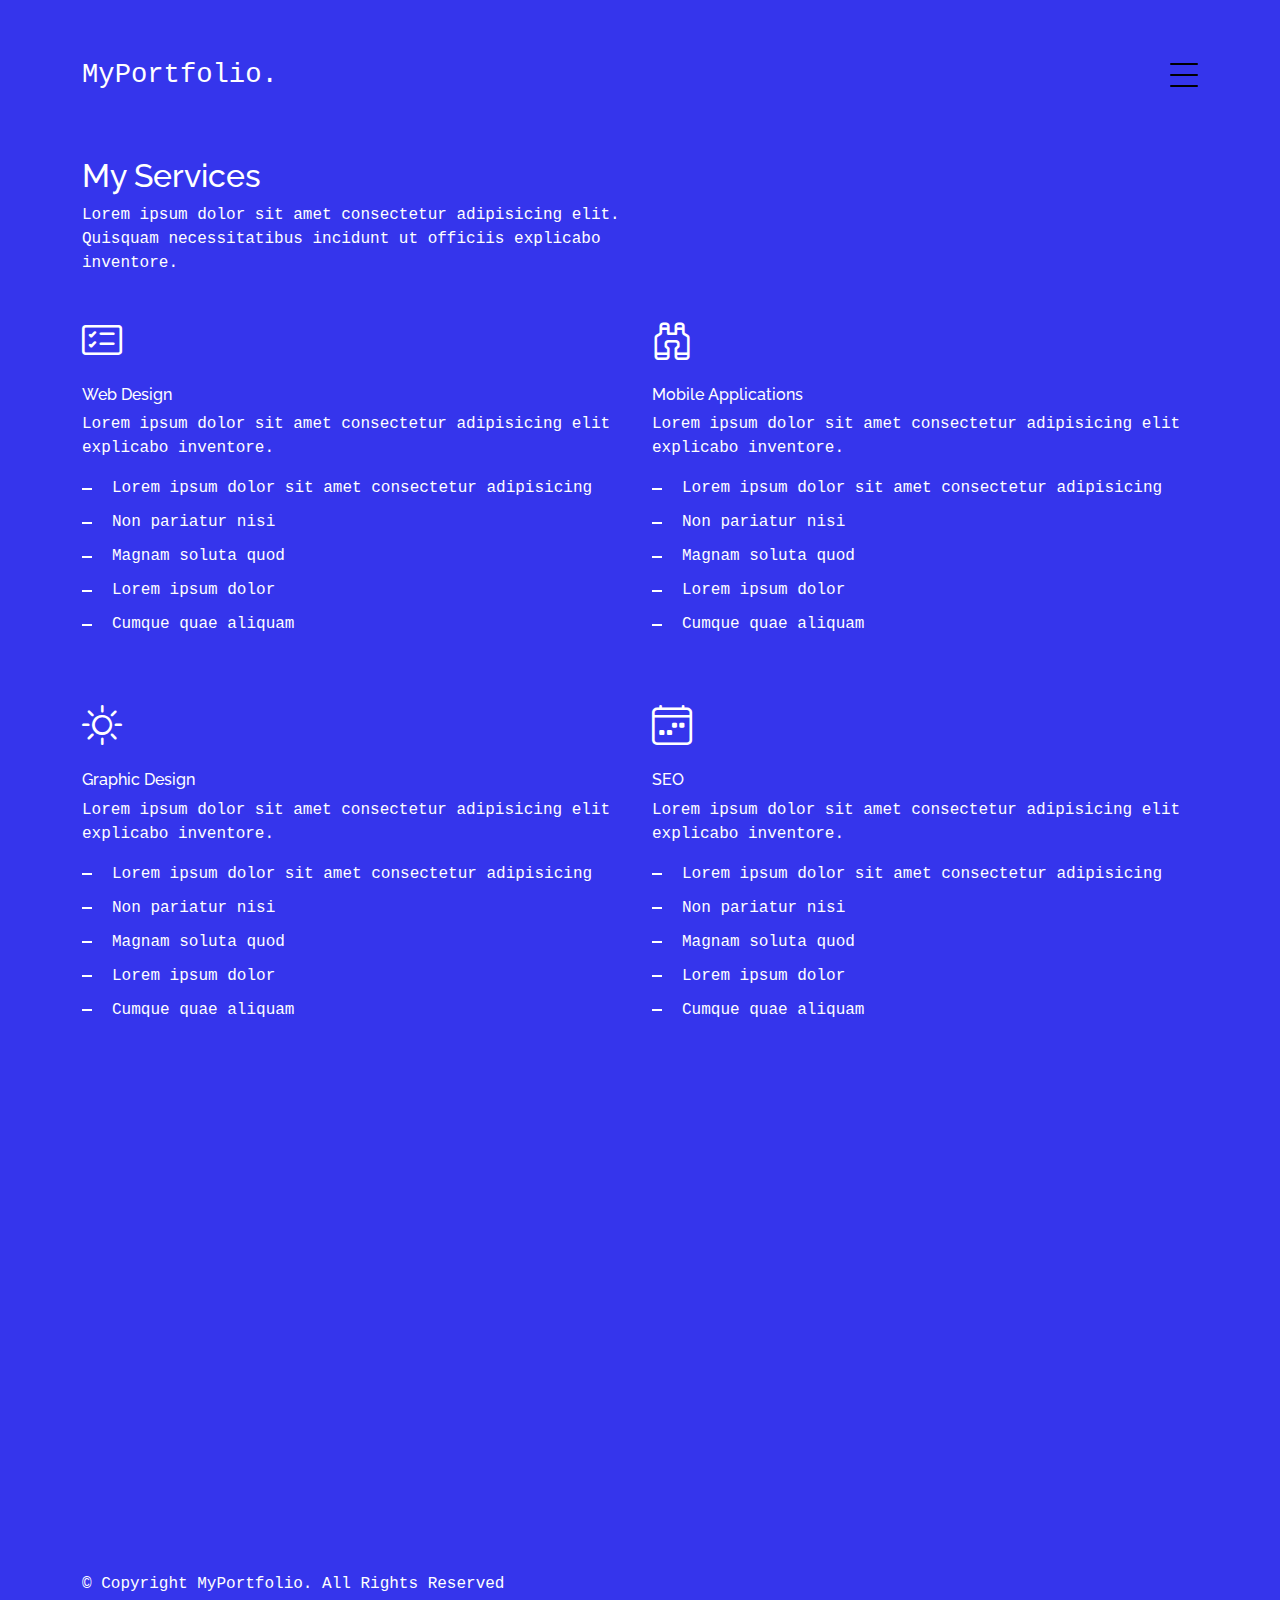
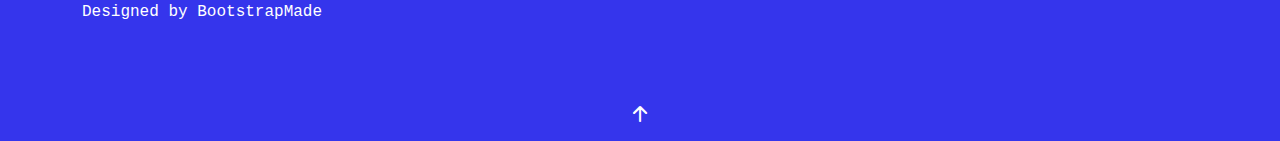
<file: services.html>
<!DOCTYPE html>
<html lang="en">

<head>
  <meta charset="utf-8">
  <meta content="width=device-width, initial-scale=1.0" name="viewport">

  <title>MyPortfolio Bootstrap Template - Services</title>
  <meta content="" name="description">
  <meta content="" name="keywords">

  <!-- Favicons -->
  <link href="assets/img/favicon.png" rel="icon">
  <link href="assets/img/apple-touch-icon.png" rel="apple-touch-icon">

  <!-- Google Fonts -->
  <link href="https://fonts.googleapis.com/css?family=https://fonts.googleapis.com/css?family=Inconsolata:400,500,600,700|Raleway:400,400i,500,500i,600,600i,700,700i" rel="stylesheet">

  <!-- Vendor CSS Files -->
  <link href="assets/vendor/aos/aos.css" rel="stylesheet">
  <link href="assets/vendor/bootstrap/css/bootstrap.min.css" rel="stylesheet">
  <link href="assets/vendor/bootstrap-icons/bootstrap-icons.css" rel="stylesheet">
  <link href="assets/vendor/swiper/swiper-bundle.min.css" rel="stylesheet">

  <!-- Template Main CSS File -->
  <link href="assets/css/style.css" rel="stylesheet">

  <!-- =======================================================
  * Template Name: MyPortfolio
  * Updated: Jan 29 2024 with Bootstrap v5.3.2
  * Template URL: https://bootstrapmade.com/myportfolio-bootstrap-portfolio-website-template/
  * Author: BootstrapMade.com
  * License: https://bootstrapmade.com/license/
  ======================================================== -->
</head>

<body>

  <!-- ======= Navbar ======= -->
  <div class="collapse navbar-collapse custom-navmenu" id="main-navbar">
    <div class="container py-2 py-md-5">
      <div class="row align-items-start">
        <div class="col-md-2">
          <ul class="custom-menu">
            <li><a href="index.html">Home</a></li>
            <li><a href="about.html">About Me</a></li>
            <li class="active"><a href="services.html">Services</a></li>
            <li><a href="works.html">Works</a></li>
            <li><a href="contact.html">Contact</a></li>
          </ul>
        </div>
        <div class="col-md-6 d-none d-md-block  mr-auto">
          <div class="tweet d-flex">
            <span class="bi bi-twitter text-white mt-2 mr-3"></span>
            <div>
              <p><em>Lorem ipsum dolor sit amet consectetur adipisicing elit. Quisquam necessitatibus incidunt ut officiis explicabo inventore. <br> <a href="#">t.co/v82jsk</a></em></p>
            </div>
          </div>
        </div>
        <div class="col-md-4 d-none d-md-block">
          <h3>Hire Me</h3>
          <p>Lorem ipsum dolor sit amet consectetur adipisicing elit. Quisquam necessitatibus incidunt ut officiisexplicabo inventore. <br> <a href="#">myemail@gmail.com</a></p>
        </div>
      </div>

    </div>
  </div>

  <nav class="navbar navbar-light custom-navbar">
    <div class="container">
      <a class="navbar-brand" href="index.html">MyPortfolio.</a>
      <a href="#" class="burger" data-bs-toggle="collapse" data-bs-target="#main-navbar">
        <span></span>
      </a>
    </div>
  </nav>

  <main id="main">

    <section class="section">
      <div class="container">
        <div class="row mb-4 align-items-center">
          <div class="col-md-6" data-aos="fade-up">

            <h2>My Services</h2>
            <p>Lorem ipsum dolor sit amet consectetur adipisicing elit. Quisquam necessitatibus incidunt ut officiis
              explicabo inventore.</p>

          </div>

        </div>
      </div>

      <div class="site-section pb-0 services">
        <div class="container">

          <div class="row">

            <div class="col-12 col-sm-6 col-md-6 col-lg-6 mb-5" data-aos="fade-up" data-aos-delay="">
              <i class="bi bi-card-checklist"></i>
              <h4 class="h4 mb-2">Web Design</h4>
              <p>Lorem ipsum dolor sit amet consectetur adipisicing elit explicabo inventore.</p>
              <ul class="list-unstyled list-line">
                <li>Lorem ipsum dolor sit amet consectetur adipisicing</li>
                <li>Non pariatur nisi</li>
                <li>Magnam soluta quod</li>
                <li>Lorem ipsum dolor</li>
                <li>Cumque quae aliquam</li>
              </ul>
            </div>
            <div class="col-12 col-sm-6 col-md-6 col-lg-6 mb-5" data-aos="fade-up" data-aos-delay="100">
              <i class="bi bi-binoculars"></i>
              <h4 class="h4 mb-2">Mobile Applications</h4>
              <p>Lorem ipsum dolor sit amet consectetur adipisicing elit explicabo inventore.</p>
              <ul class="list-unstyled list-line">
                <li>Lorem ipsum dolor sit amet consectetur adipisicing</li>
                <li>Non pariatur nisi</li>
                <li>Magnam soluta quod</li>
                <li>Lorem ipsum dolor</li>
                <li>Cumque quae aliquam</li>
              </ul>
            </div>
            <div class="col-12 col-sm-6 col-md-6 col-lg-6 mb-5" data-aos="fade-up" data-aos-delay="">
              <i class="bi bi-brightness-high"></i>
              <h4 class="h4 mb-2">Graphic Design</h4>
              <p>Lorem ipsum dolor sit amet consectetur adipisicing elit explicabo inventore.</p>
              <ul class="list-unstyled list-line">
                <li>Lorem ipsum dolor sit amet consectetur adipisicing</li>
                <li>Non pariatur nisi</li>
                <li>Magnam soluta quod</li>
                <li>Lorem ipsum dolor</li>
                <li>Cumque quae aliquam</li>
              </ul>
            </div>
            <div class="col-12 col-sm-6 col-md-6 col-lg-6 mb-5" data-aos="fade-up" data-aos-delay="100">
              <i class="bi bi-calendar4-week"></i>
              <h4 class="h4 mb-2">SEO</h4>
              <p>Lorem ipsum dolor sit amet consectetur adipisicing elit explicabo inventore.</p>
              <ul class="list-unstyled list-line">
                <li>Lorem ipsum dolor sit amet consectetur adipisicing</li>
                <li>Non pariatur nisi</li>
                <li>Magnam soluta quod</li>
                <li>Lorem ipsum dolor</li>
                <li>Cumque quae aliquam</li>
              </ul>
            </div>
          </div>
        </div>
      </div>
    </section>

    <!-- ======= Testimonials Section ======= -->
    <section class="section pt-0">
      <div class="container">

        <div class="testimonials-slider swiper" data-aos="fade-up" data-aos-delay="100">
          <div class="swiper-wrapper">

            <div class="swiper-slide">
              <div class="testimonial-wrap">
                <div class="testimonial">
                  <img src="assets/img/person_1.jpg" alt="Image" class="img-fluid">
                  <blockquote>
                    <p>Lorem ipsum dolor sit amet consectetur adipisicing elit. Quisquam necessitatibus incidunt ut officiis
                      explicabo inventore.</p>
                  </blockquote>
                  <p>&mdash; Jean Hicks</p>
                </div>
              </div>
            </div><!-- End testimonial item -->

            <div class="swiper-slide">
              <div class="testimonial-wrap">
                <div class="testimonial">
                  <img src="assets/img/person_2.jpg" alt="Image" class="img-fluid">
                  <blockquote>
                    <p>Lorem ipsum dolor sit amet consectetur adipisicing elit. Quisquam necessitatibus incidunt ut officiis
                      explicabo inventore.</p>
                  </blockquote>
                  <p>&mdash; Chris Stanworth</p>
                </div>
              </div>
            </div><!-- End testimonial item -->

          </div>
          <div class="swiper-pagination"></div>
        </div>

      </div>
    </section><!-- End Testimonials Section -->

  </main><!-- End #main -->

  <!-- ======= Footer ======= -->
  <footer class="footer" role="contentinfo">
    <div class="container">
      <div class="row">
        <div class="col-sm-6">
          <p class="mb-1">&copy; Copyright MyPortfolio. All Rights Reserved</p>
          <div class="credits">
            <!--
            All the links in the footer should remain intact.
            You can delete the links only if you purchased the pro version.
            Licensing information: https://bootstrapmade.com/license/
            Purchase the pro version with working PHP/AJAX contact form: https://bootstrapmade.com/buy/?theme=MyPortfolio
          -->
            Designed by <a href="https://bootstrapmade.com/">BootstrapMade</a>
          </div>
        </div>
        <div class="col-sm-6 social text-md-end">
          <a href="#"><span class="bi bi-twitter"></span></a>
          <a href="#"><span class="bi bi-facebook"></span></a>
          <a href="#"><span class="bi bi-instagram"></span></a>
          <a href="#"><span class="bi bi-linkedin"></span></a>
        </div>
      </div>
    </div>
  </footer>

  <a href="#" class="back-to-top d-flex align-items-center justify-content-center"><i class="bi bi-arrow-up-short"></i></a>

  <!-- Vendor JS Files -->
  <script src="assets/vendor/aos/aos.js"></script>
  <script src="assets/vendor/bootstrap/js/bootstrap.bundle.min.js"></script>
  <script src="assets/vendor/isotope-layout/isotope.pkgd.min.js"></script>
  <script src="assets/vendor/swiper/swiper-bundle.min.js"></script>
  <script src="assets/vendor/php-email-form/validate.js"></script>

  <!-- Template Main JS File -->
  <script src="assets/js/main.js"></script>

</body>

</html>
</file>
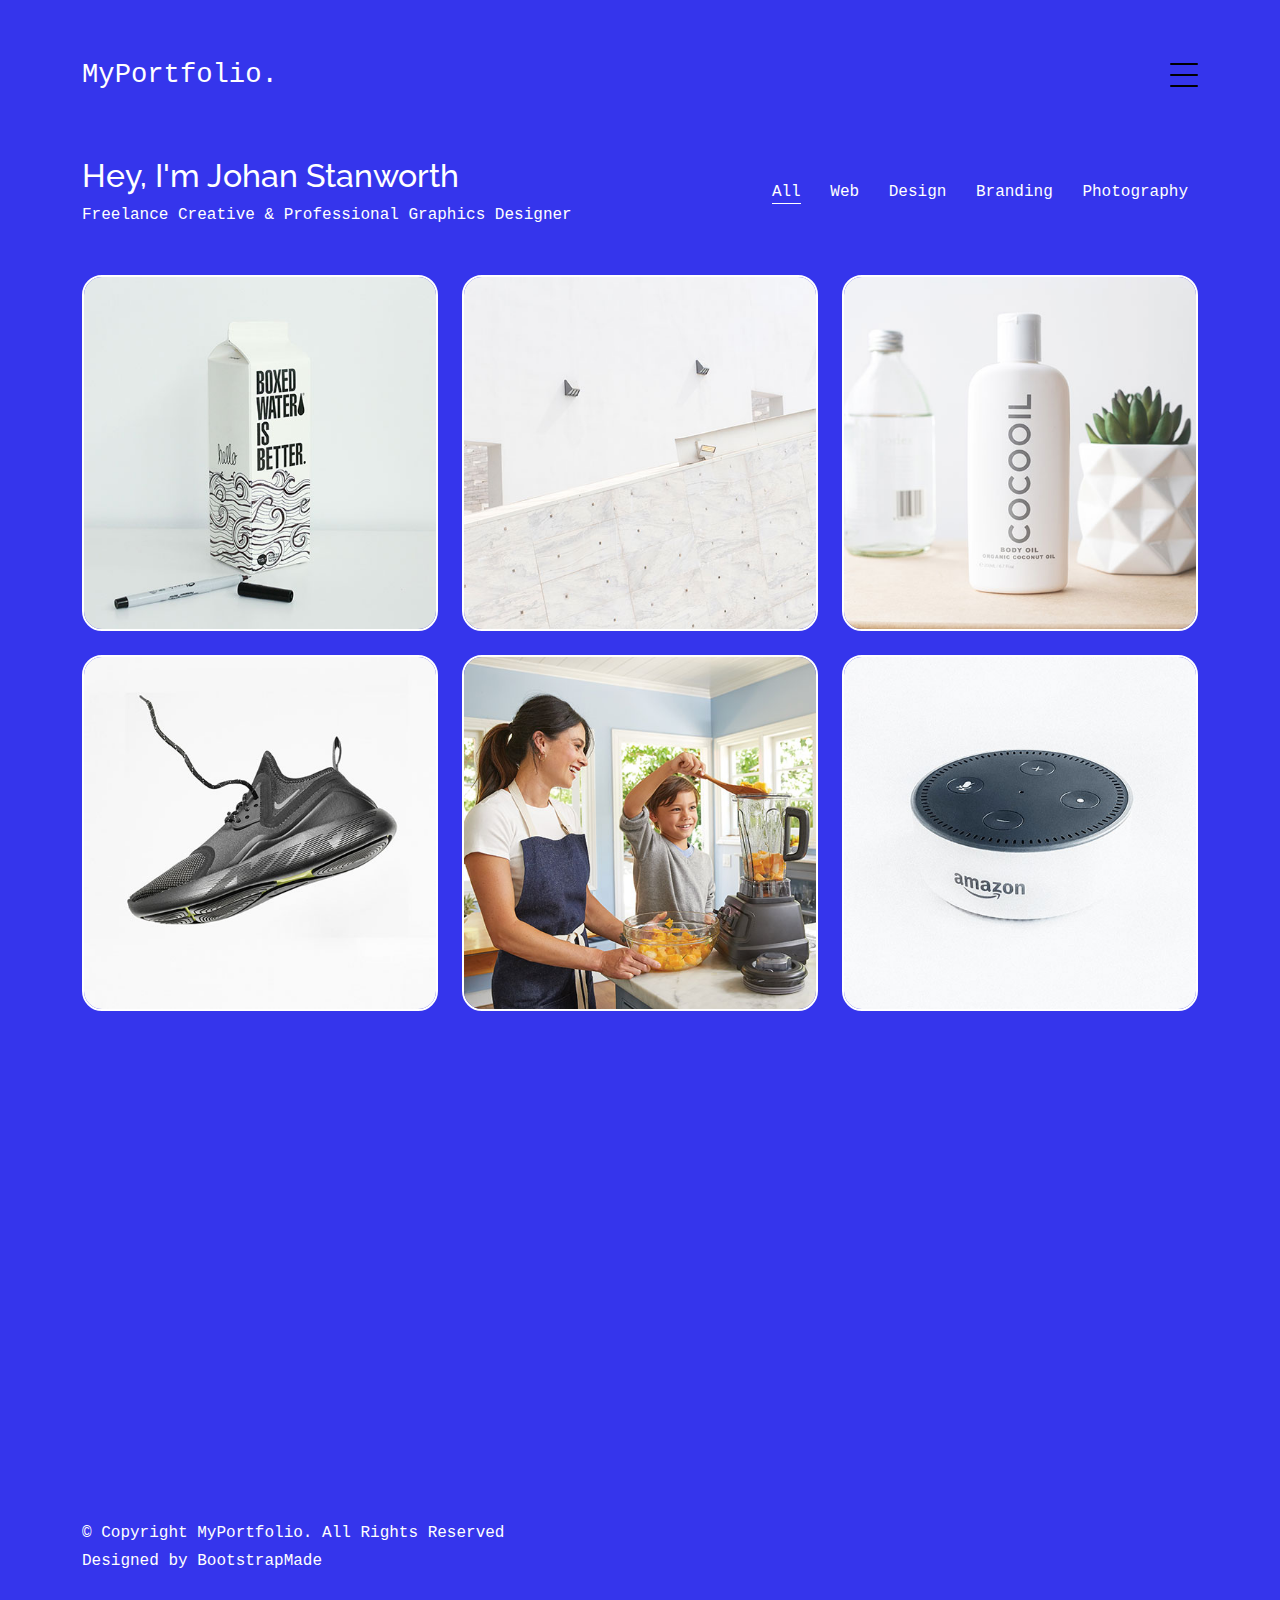
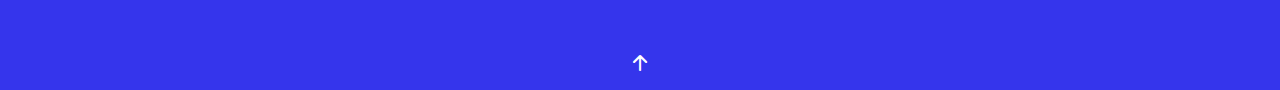
<file: works.html>
<!DOCTYPE html>
<html lang="en">

<head>
  <meta charset="utf-8">
  <meta content="width=device-width, initial-scale=1.0" name="viewport">

  <title>MyPortfolio Bootstrap Template - Works</title>
  <meta content="" name="description">
  <meta content="" name="keywords">

  <!-- Favicons -->
  <link href="assets/img/favicon.png" rel="icon">
  <link href="assets/img/apple-touch-icon.png" rel="apple-touch-icon">

  <!-- Google Fonts -->
  <link href="https://fonts.googleapis.com/css?family=https://fonts.googleapis.com/css?family=Inconsolata:400,500,600,700|Raleway:400,400i,500,500i,600,600i,700,700i" rel="stylesheet">

  <!-- Vendor CSS Files -->
  <link href="assets/vendor/aos/aos.css" rel="stylesheet">
  <link href="assets/vendor/bootstrap/css/bootstrap.min.css" rel="stylesheet">
  <link href="assets/vendor/bootstrap-icons/bootstrap-icons.css" rel="stylesheet">
  <link href="assets/vendor/swiper/swiper-bundle.min.css" rel="stylesheet">

  <!-- Template Main CSS File -->
  <link href="assets/css/style.css" rel="stylesheet">

  <!-- =======================================================
  * Template Name: MyPortfolio
  * Updated: Jan 29 2024 with Bootstrap v5.3.2
  * Template URL: https://bootstrapmade.com/myportfolio-bootstrap-portfolio-website-template/
  * Author: BootstrapMade.com
  * License: https://bootstrapmade.com/license/
  ======================================================== -->
</head>

<body>

  <!-- ======= Navbar ======= -->
  <div class="collapse navbar-collapse custom-navmenu" id="main-navbar">
    <div class="container py-2 py-md-5">
      <div class="row align-items-start">
        <div class="col-md-2">
          <ul class="custom-menu">
            <li><a href="index.html">Home</a></li>
            <li><a href="about.html">About Me</a></li>
            <li><a href="services.html">Services</a></li>
            <li class="active"><a href="works.html">Works</a></li>
            <li><a href="contact.html">Contact</a></li>
          </ul>
        </div>
        <div class="col-md-6 d-none d-md-block  mr-auto">
          <div class="tweet d-flex">
            <span class="bi bi-twitter text-white mt-2 mr-3"></span>
            <div>
              <p><em>Lorem ipsum dolor sit amet consectetur adipisicing elit. Quisquam necessitatibus incidunt ut officiis explicabo inventore. <br> <a href="#">t.co/v82jsk</a></em></p>
            </div>
          </div>
        </div>
        <div class="col-md-4 d-none d-md-block">
          <h3>Hire Me</h3>
          <p>Lorem ipsum dolor sit amet consectetur adipisicing elit. Quisquam necessitatibus incidunt ut officiisexplicabo inventore. <br> <a href="#">myemail@gmail.com</a></p>
        </div>
      </div>

    </div>
  </div>

  <nav class="navbar navbar-light custom-navbar">
    <div class="container">
      <a class="navbar-brand" href="index.html">MyPortfolio.</a>
      <a href="#" class="burger" data-bs-toggle="collapse" data-bs-target="#main-navbar">
        <span></span>
      </a>
    </div>
  </nav>

  <main id="main">

    <!-- ======= Works Section ======= -->
    <section class="section site-portfolio">
      <div class="container">
        <div class="row mb-5 align-items-center">
          <div class="col-md-12 col-lg-6 mb-4 mb-lg-0" data-aos="fade-up">
            <h2>Hey, I'm Johan Stanworth</h2>
            <p class="mb-0">Freelance Creative &amp; Professional Graphics Designer</p>
          </div>
          <div class="col-md-12 col-lg-6 text-start text-lg-end" data-aos="fade-up" data-aos-delay="100">
            <div id="filters" class="filters">
              <a href="#" data-filter="*" class="active">All</a>
              <a href="#" data-filter=".web">Web</a>
              <a href="#" data-filter=".design">Design</a>
              <a href="#" data-filter=".branding">Branding</a>
              <a href="#" data-filter=".photography">Photography</a>
            </div>
          </div>
        </div>
        <div id="portfolio-grid" class="row no-gutter" data-aos="fade-up" data-aos-delay="200">
          <div class="item web col-sm-6 col-md-4 col-lg-4 mb-4">
            <a href="work-single.html" class="item-wrap fancybox">
              <div class="work-info">
                <h3>Boxed Water</h3>
                <span>Web</span>
              </div>
              <img class="img-fluid" src="assets/img/img_1.jpg">
            </a>
          </div>
          <div class="item photography col-sm-6 col-md-4 col-lg-4 mb-4">
            <a href="work-single.html" class="item-wrap fancybox">
              <div class="work-info">
                <h3>Build Indoo</h3>
                <span>Photography</span>
              </div>
              <img class="img-fluid" src="assets/img/img_2.jpg">
            </a>
          </div>
          <div class="item branding col-sm-6 col-md-4 col-lg-4 mb-4">
            <a href="work-single.html" class="item-wrap fancybox">
              <div class="work-info">
                <h3>Cocooil</h3>
                <span>Branding</span>
              </div>
              <img class="img-fluid" src="assets/img/img_3.jpg">
            </a>
          </div>
          <div class="item design col-sm-6 col-md-4 col-lg-4 mb-4">
            <a href="work-single.html" class="item-wrap fancybox">
              <div class="work-info">
                <h3>Nike Shoe</h3>
                <span>Design</span>
              </div>
              <img class="img-fluid" src="assets/img/img_4.jpg">
            </a>
          </div>
          <div class="item photography col-sm-6 col-md-4 col-lg-4 mb-4">
            <a href="work-single.html" class="item-wrap fancybox">
              <div class="work-info">
                <h3>Kitchen Sink</h3>
                <span>Photography</span>
              </div>
              <img class="img-fluid" src="assets/img/img_5.jpg">
            </a>
          </div>
          <div class="item branding col-sm-6 col-md-4 col-lg-4 mb-4">
            <a href="work-single.html" class="item-wrap fancybox">
              <div class="work-info">
                <h3>Amazon</h3>
                <span>brandingn</span>
              </div>
              <img class="img-fluid" src="assets/img/img_6.jpg">
            </a>
          </div>
        </div>
      </div>
    </section><!-- End  Works Section -->

    <!-- ======= Testimonials Section ======= -->
    <section class="section pt-0">
      <div class="container">

        <div class="testimonials-slider swiper" data-aos="fade-up" data-aos-delay="100">
          <div class="swiper-wrapper">

            <div class="swiper-slide">
              <div class="testimonial-wrap">
                <div class="testimonial">
                  <img src="assets/img/person_1.jpg" alt="Image" class="img-fluid">
                  <blockquote>
                    <p>Lorem ipsum dolor sit amet consectetur adipisicing elit. Quisquam necessitatibus incidunt ut officiis
                      explicabo inventore.</p>
                  </blockquote>
                  <p>&mdash; Jean Hicks</p>
                </div>
              </div>
            </div><!-- End testimonial item -->

            <div class="swiper-slide">
              <div class="testimonial-wrap">
                <div class="testimonial">
                  <img src="assets/img/person_2.jpg" alt="Image" class="img-fluid">
                  <blockquote>
                    <p>Lorem ipsum dolor sit amet consectetur adipisicing elit. Quisquam necessitatibus incidunt ut officiis
                      explicabo inventore.</p>
                  </blockquote>
                  <p>&mdash; Chris Stanworth</p>
                </div>
              </div>
            </div><!-- End testimonial item -->

          </div>
          <div class="swiper-pagination"></div>
        </div>

      </div>
    </section><!-- End Testimonials Section -->

  </main><!-- End #main -->

  <!-- ======= Footer ======= -->
  <footer class="footer" role="contentinfo">
    <div class="container">
      <div class="row">
        <div class="col-sm-6">
          <p class="mb-1">&copy; Copyright MyPortfolio. All Rights Reserved</p>
          <div class="credits">
            <!--
            All the links in the footer should remain intact.
            You can delete the links only if you purchased the pro version.
            Licensing information: https://bootstrapmade.com/license/
            Purchase the pro version with working PHP/AJAX contact form: https://bootstrapmade.com/buy/?theme=MyPortfolio
          -->
            Designed by <a href="https://bootstrapmade.com/">BootstrapMade</a>
          </div>
        </div>
        <div class="col-sm-6 social text-md-end">
          <a href="#"><span class="bi bi-twitter"></span></a>
          <a href="#"><span class="bi bi-facebook"></span></a>
          <a href="#"><span class="bi bi-instagram"></span></a>
          <a href="#"><span class="bi bi-linkedin"></span></a>
        </div>
      </div>
    </div>
  </footer>

  <a href="#" class="back-to-top d-flex align-items-center justify-content-center"><i class="bi bi-arrow-up-short"></i></a>

  <!-- Vendor JS Files -->
  <script src="assets/vendor/aos/aos.js"></script>
  <script src="assets/vendor/bootstrap/js/bootstrap.bundle.min.js"></script>
  <script src="assets/vendor/isotope-layout/isotope.pkgd.min.js"></script>
  <script src="assets/vendor/swiper/swiper-bundle.min.js"></script>
  <script src="assets/vendor/php-email-form/validate.js"></script>

  <!-- Template Main JS File -->
  <script src="assets/js/main.js"></script>

</body>

</html>
</file>
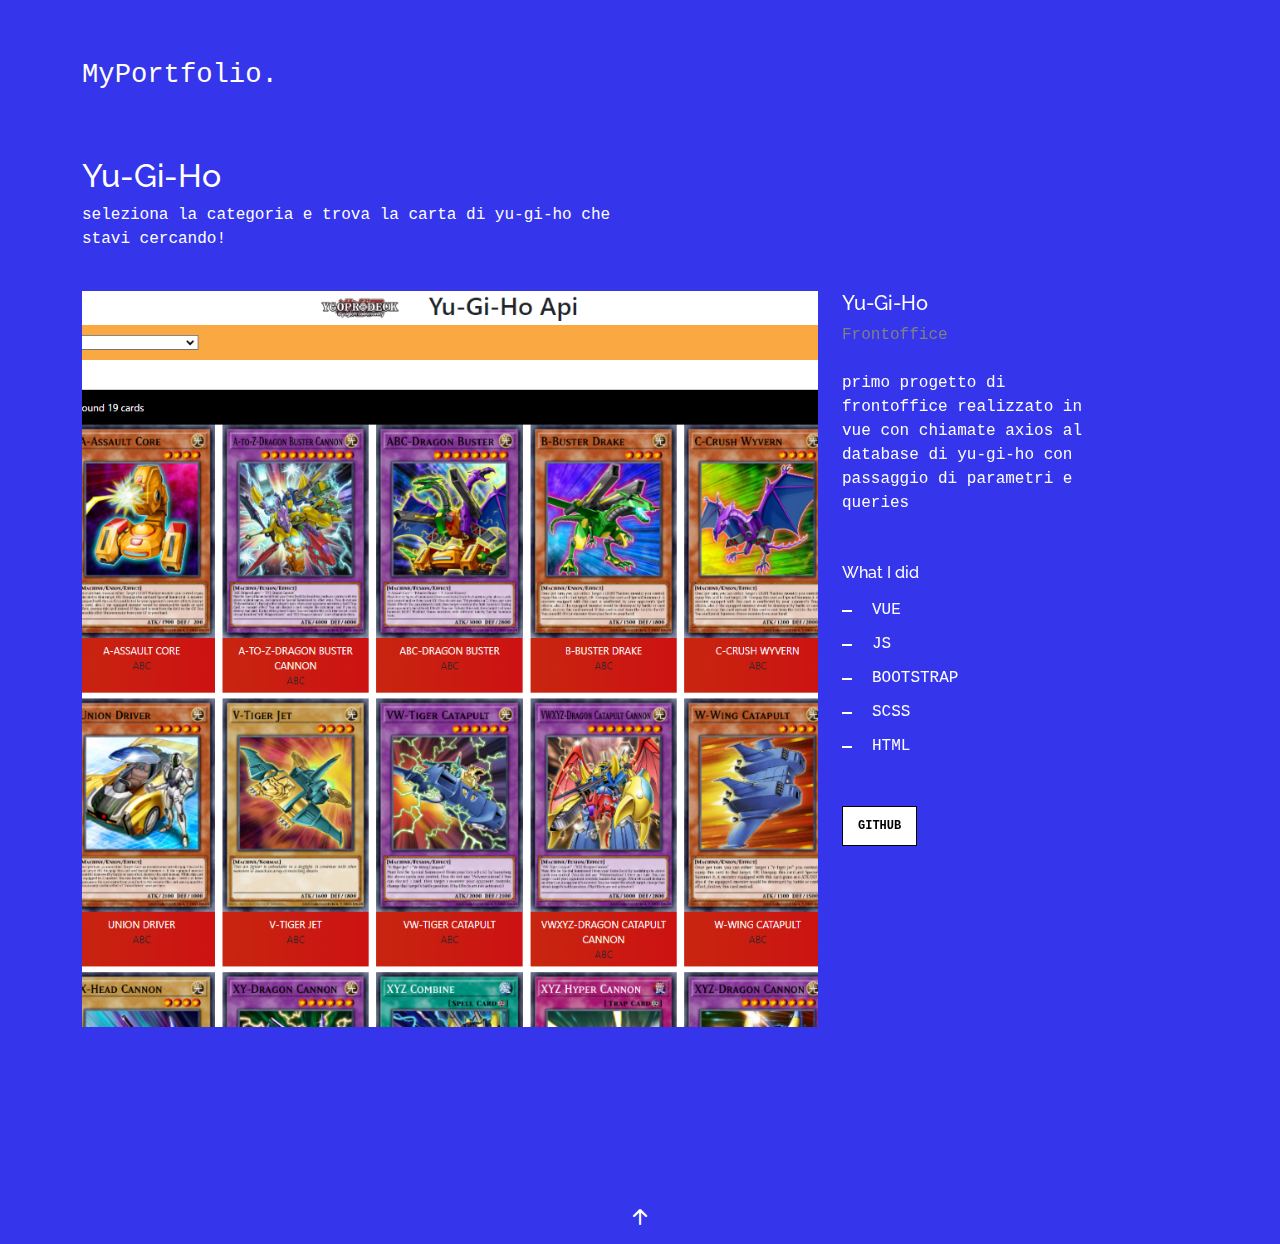
<file: yu-gi-ho-vue.html>
<!DOCTYPE html>
<html lang="en">

<head>
  <meta charset="utf-8">
  <meta content="width=device-width, initial-scale=1.0" name="viewport">

  <title>MyPortfolio Bootstrap Template - Work Single</title>
  <meta content="" name="description">
  <meta content="" name="keywords">

  <!-- Favicons -->
  <link href="assets/img/favicon.png" rel="icon">
  <link href="assets/img/apple-touch-icon.png" rel="apple-touch-icon">

  <!-- Google Fonts -->
  <link
    href="https://fonts.googleapis.com/css?family=https://fonts.googleapis.com/css?family=Inconsolata:400,500,600,700|Raleway:400,400i,500,500i,600,600i,700,700i"
    rel="stylesheet">

  <!-- Vendor CSS Files -->
  <link href="assets/vendor/aos/aos.css" rel="stylesheet">
  <link href="assets/vendor/bootstrap/css/bootstrap.min.css" rel="stylesheet">
  <link href="assets/vendor/bootstrap-icons/bootstrap-icons.css" rel="stylesheet">
  <link href="assets/vendor/swiper/swiper-bundle.min.css" rel="stylesheet">

  <!-- Template Main CSS File -->
  <link href="assets/css/style.css" rel="stylesheet">

  <!-- =======================================================
  * Template Name: MyPortfolio
  * Updated: Jan 29 2024 with Bootstrap v5.3.2
  * Template URL: https://bootstrapmade.com/myportfolio-bootstrap-portfolio-website-template/
  * Author: BootstrapMade.com
  * License: https://bootstrapmade.com/license/
  ======================================================== -->
</head>

<body>

  <!-- ======= Navbar ======= -->
  <!-- <div class="collapse navbar-collapse custom-navmenu" id="main-navbar">
    <div class="container py-2 py-md-5">
      <div class="row align-items-start">
        <div class="col-md-2">
          <ul class="custom-menu">
            <li><a href="index.html">Home</a></li>
            <li><a href="about.html">About Me</a></li>
            <li><a href="services.html">Services</a></li>
            <li class="active"><a href="works.html">Works</a></li>
            <li><a href="contact.html">Contact</a></li>
          </ul>
        </div>
        <div class="col-md-6 d-none d-md-block  mr-auto">
          <div class="tweet d-flex">
            <span class="bi bi-twitter text-white mt-2 mr-3"></span>
            <div>
              <p><em>Lorem ipsum dolor sit amet consectetur adipisicing elit. Quisquam necessitatibus incidunt ut officiis explicabo inventore. <br> <a href="#">t.co/v82jsk</a></em></p>
            </div>
          </div>
        </div>
        <div class="col-md-4 d-none d-md-block">
          <h3>Hire Me</h3>
          <p>Lorem ipsum dolor sit amet consectetur adipisicing elit. Quisquam necessitatibus incidunt ut officiisexplicabo inventore. <br> <a href="#">myemail@gmail.com</a></p>
        </div>
      </div>

    </div>
  </div> -->

  <nav class="navbar navbar-light custom-navbar">
    <div class="container">
      <a class="navbar-brand" href="index.html">MyPortfolio.</a>
      <!-- <a href="#" class="burger" data-bs-toggle="collapse" data-bs-target="#main-navbar">
        <span></span>
      </a> -->
    </div>
  </nav>

  <main id="main">

    <section class="section">
      <div class="container">
        <div class="row mb-4 align-items-center">
          <div class="col-md-6" data-aos="fade-up">
            <h2>Yu-Gi-Ho</h2>
            <p>seleziona la categoria e trova la carta di yu-gi-ho che stavi cercando!</p>
          </div>
        </div>
      </div>

      <div class="site-section pb-0">
        <div class="container">
          <div class="row align-items-stretch">
            <div class="col-md-8" data-aos="fade-up">
              <img src="assets/img/yu-gi-ho-vue.png" alt="Image" class="img-fluid gif-animated">
            </div>
            <div class="col-md-3 ml-auto" data-aos="fade-up" data-aos-delay="100">
              <div class="sticky-content">
                <h3 class="h3">Yu-Gi-Ho</h3>
                <p class="mb-4"><span class="text-muted">Frontoffice</span></p>

                <div class="mb-5">
                  <p>primo progetto di frontoffice realizzato in vue con chiamate axios al database di yu-gi-ho con
                    passaggio di parametri e queries</p>

                </div>

                <h4 class="h4 mb-3">What I did</h4>
                <ul class="list-unstyled list-line mb-5">
                  <li>VUE</li>
                  <li>JS</li>
                  <li>BOOTSTRAP</li>
                  <li>SCSS</li>
                  <li>HTML</li>

                </ul>

                <p><a href="https://github.com/fcarrara24/vite-yu-gi-oh" class="readmore">GITHUB</a></p>
              </div>
            </div>
          </div>
        </div>
    </section>

    <!-- ======= Testimonials Section ======= -->
    <!-- <section class="section pt-0">
      <div class="container">

        <div class="testimonials-slider swiper" data-aos="fade-up" data-aos-delay="100">
          <div class="swiper-wrapper">

            <div class="swiper-slide">
              <div class="testimonial-wrap">
                <div class="testimonial">
                  <img src="assets/img/person_1.jpg" alt="Image" class="img-fluid">
                  <blockquote>
                    <p>Lorem ipsum dolor sit amet consectetur adipisicing elit. Quisquam necessitatibus incidunt ut
                      officiis
                      explicabo inventore.</p>
                  </blockquote>
                  <p>&mdash; Jean Hicks</p>
                </div>
              </div>
            </div>

            <div class="swiper-slide">
              <div class="testimonial-wrap">
                <div class="testimonial">
                  <img src="assets/img/person_2.jpg" alt="Image" class="img-fluid">
                  <blockquote>
                    <p>Lorem ipsum dolor sit amet consectetur adipisicing elit. Quisquam necessitatibus incidunt ut
                      officiis
                      explicabo inventore.</p>
                  </blockquote>
                  <p>&mdash; Chris Stanworth</p>
                </div>
              </div>
            </div>

          </div>
          <div class="swiper-pagination"></div>
        </div>

      </div>
    </section> -->
    <!-- End Testimonials Section -->

  </main><!-- End #main -->

  <!-- ======= Footer ======= -->
  <footer class="footer" role="contentinfo">
    <div class="container">
      <div class="row">
        <div class="col-sm-6">
          <p class="mb-1"></p>
        </div>
        <div class="col-sm-6 social text-md-end">
          <a href="https://github.com/fcarrara24/"><span class="bi bi-github"></span></a>
          <a href="https://www.linkedin.com/in/francesco-carrara-4b7a642ab/"><span class="bi bi-linkedin"></span></a>
        </div>
      </div>
    </div>
  </footer>

  <a href="#" class="back-to-top d-flex align-items-center justify-content-center"><i
      class="bi bi-arrow-up-short"></i></a>

  <!-- Vendor JS Files -->
  <script src="assets/vendor/aos/aos.js"></script>
  <script src="assets/vendor/bootstrap/js/bootstrap.bundle.min.js"></script>
  <script src="assets/vendor/isotope-layout/isotope.pkgd.min.js"></script>
  <script src="assets/vendor/swiper/swiper-bundle.min.js"></script>
  <script src="assets/vendor/php-email-form/validate.js"></script>

  <!-- Template Main JS File -->
  <script src="assets/js/main.js"></script>

</body>

</html>
</file>
<file: assets/css/style.css>
/**
* Template Name: MyPortfolio
* Updated: Jan 29 2024 with Bootstrap v5.3.2
* Template URL: https://bootstrapmade.com/myportfolio-bootstrap-portfolio-website-template/
* Author: BootstrapMade.com
* License: https://bootstrapmade.com/license/
*/

/*--------------------------------------------------------------
# General
--------------------------------------------------------------*/
body {
  font-family: "Inconsolata", monospace;
  color: white;
  background-color: #3535ec;
}

a {
  color: #777;
  text-decoration: none;
}

a:hover {
  color: #000;
}

h1,
h2,
h3,
h4,
h5,
h6,
.font-heading {
  font-family: "Raleway", sans-serif;
}

.section {
  padding: 3rem 0;
}

.filters a {
  text-decoration: none;
  color: #000;
  display: inline-block;
  padding-left: 10px;
  padding-right: 10px;
  position: relative;
}

.filters a:hover,
.filters a:focus,
.filters a:active {
  text-decoration: none;
}

.filters a:hover:before {
  content: "";
  position: absolute;
  left: 10px;
  right: 10px;
  bottom: 0;
  height: 1px;
  background-color: white;
}


.filters a.active:before {
  content: "";
  position: absolute;
  left: 10px;
  right: 10px;
  bottom: 0;
  height: 1px;
  background-color: white;
}

.item {
  border: none;
  margin-bottom: 30px;
}

.item .item-wrap {
  display: block;
  position: relative;
  overflow: hidden;
}

.item .item-wrap:after {
  z-index: 2;
  position: absolute;
  content: "";
  top: 0;
  left: 0;
  right: 0;
  bottom: 0;
  background: rgba(0, 0, 0, 0.4);
  visibility: hidden;
  opacity: 0;
  transition: 0.3s all ease-in-out;
}

.item .item-wrap img {
  transition: 0.3s transform ease;
  transform: scale(1);
}

.item .item-wrap>.work-info {
  position: absolute;
  top: 50%;
  width: 100%;
  text-align: center;
  z-index: 3;
  transform: translateY(-50%);
  color: #fff;
  opacity: 0;
  visibility: hidden;
  margin-top: 20px;
  transition: 0.3s all ease;
}

.item .item-wrap>.work-info h3 {
  font-size: 20px;
  margin-bottom: 0;
}

.item .item-wrap>.work-info span {
  font-size: 14px;
  text-transform: uppercase;
  letter-spacing: 0.2rem;
}

.item .item-wrap:hover {
  text-decoration: none;
}

.item .item-wrap:hover img {
  transform: scale(1.05);
}

.item .item-wrap:hover:after {
  opacity: 1;
  visibility: visible;
}

.item .item-wrap:hover .work-info {
  margin-top: 0px;
  opacity: 1;
  visibility: visible;
}

.testimonial-wrap {
  padding: 50px 50px 80px 50px;
  background: #eceff2;
}

.testimonial-wrap .testimonial {
  text-align: center;
  max-width: 500px;
  margin: 0 auto;
}

.testimonial-wrap .testimonial img {
  border-radius: 50%;
  width: 120px;
  margin: 0 auto 30px auto;
}

.testimonial-wrap .testimonial blockquote p {
  font-size: 20px;
}

.h3 {
  font-size: 20px;
}

.h4 {
  font-size: 16px;
}

.heading {
  font-size: 28px;
}

.readmore {
  display: inline-block;
  border: 1px solid #000;
  padding: 10px 15px;
  font-size: 12px;
  text-transform: uppercase;
  color: #000;
  transition: 0.2s all ease;
  font-weight: 700;
}

.readmore:active,
.readmore:focus,
.readmore:hover {
  outline: none;
}

.readmore:hover {
  color: #fff;
  text-decoration: none;
  background: #000;
}

.testimonials-slider .swiper-pagination {
  margin-top: -60px;
  position: relative;
}

.testimonials-slider .swiper-pagination .swiper-pagination-bullet {
  width: 12px;
  height: 12px;
  background-color: rgba(13, 30, 45, 0.3);
  opacity: 1;
}

.testimonials-slider .swiper-pagination .swiper-pagination-bullet-active {
  background-color: rgba(13, 30, 45, 0.6);
}

.sticky-content {
  position: sticky;
  position: -webkit-sticky;
  top: 0;
  /* required */
}

.list-line li {
  margin-bottom: 10px;
  position: relative;
  padding-left: 30px;
}

.list-line li:before {
  content: "";
  position: absolute;
  left: 0;
  top: 0.7rem;
  width: 10px;
  height: 2px;
  background: white;
}

.form-control {
  border-radius: 0;
  background: #f8f9fa;
  border: 1px solid transparent;
  padding-top: 10px !important;
  padding-bottom: 10px !important;
}

.form-control:active,
.form-control:focus {
  background: #eff1f4;
  outline: none;
  box-shadow: none;
  border: 1px solid transparent;
}

.custom-progress {
  height: 7px;
  border-radius: 0;
}

.custom-progress .progress-bar {
  background: #000;
}

/* Services */
.services i {
  font-size: 40px;
}

.services h4 {
  padding-top: 10px;
}

/* Contact Form */
.php-email-form .error-message {
  display: none;
  color: #fff;
  background: #ed3c0d;
  text-align: left;
  padding: 15px;
  font-weight: 600;
}

.php-email-form .error-message br+br {
  margin-top: 25px;
}

.php-email-form .sent-message {
  display: none;
  color: #fff;
  background: #18d26e;
  text-align: center;
  padding: 15px;
  font-weight: 600;
}

.php-email-form .loading {
  display: none;
  background: #fff;
  text-align: center;
  padding: 15px;
}

.php-email-form .loading:before {
  content: "";
  display: inline-block;
  border-radius: 50%;
  width: 24px;
  height: 24px;
  margin: 0 10px -6px 0;
  border: 3px solid #18d26e;
  border-top-color: #eee;
  animation: animate-loading 1s linear infinite;
}

@keyframes animate-loading {
  0% {
    transform: rotate(0deg);
  }

  100% {
    transform: rotate(360deg);
  }
}

/*--------------------------------------------------------------
# Header
--------------------------------------------------------------*/
/* Custom Navmenu */
.custom-navmenu {
  background: #0d1e2d;
}

.custom-navmenu .custom-menu,
.custom-navmenu .custom-menu li {
  padding: 0;
  margin: 0;
  list-style: none;
}

.custom-navmenu .custom-menu li {
  margin-bottom: 0;
  font-size: 20px;
}

.custom-navmenu .custom-menu li a {
  color: #fff;
  padding: 10px 0 !important;
}

.custom-navmenu .custom-menu li a:hover {
  text-decoration: none;
}

.custom-navmenu .custom-menu li.active a {
  text-decoration: underline;
}

.custom-navmenu h3 {
  font-size: 20px;
  color: #fff;
}

.custom-navmenu p {
  color: rgba(255, 255, 255, 0.6);
}

.custom-navmenu a {
  color: rgba(255, 255, 255, 0.7);
}

.custom-navmenu a:hover {
  color: #fff;
}

/* Custom Navbar */
.custom-navbar {
  padding-top: 50px;
  width: 100%;
}

@media (max-width: 780px) {
  .custom-navbar>.container {
    padding-right: 0;
    padding-left: 0;
  }
}

.custom-navbar .navbar-brand {
  font-size: 1.7rem;
}

/* Burger */
.burger {
  width: 28px;
  height: 32px;
  cursor: pointer;
  position: relative;
}

.burger:before,
.burger span,
.burger:after {
  width: 100%;
  height: 2px;
  display: block;
  background: #000;
  border-radius: 2px;
  position: absolute;
  opacity: 1;
}

.burger:before,
.burger:after {
  transition: top 0.35s cubic-bezier(0.23, 1, 0.32, 1), transform 0.35s cubic-bezier(0.23, 1, 0.32, 1), opacity 0.35s cubic-bezier(0.23, 1, 0.32, 1), background-color 1.15s cubic-bezier(0.86, 0, 0.07, 1);
  -webkit-transition: top 0.35s cubic-bezier(0.23, 1, 0.32, 1), -webkit-transform 0.35s cubic-bezier(0.23, 1, 0.32, 1), opacity 0.35s cubic-bezier(0.23, 1, 0.32, 1), background-color 1.15s cubic-bezier(0.86, 0, 0.07, 1);
  content: "";
}

.burger:before {
  top: 4px;
}

.burger span {
  top: 15px;
}

.burger:after {
  top: 26px;
}

/* Hover */
.burger:hover:before {
  top: 7px;
}

.burger:hover:after {
  top: 23px;
}

/* Click */
.burger.active span {
  opacity: 0;
}

.burger.active:before,
.burger.active:after {
  top: 40%;
}

.burger.active:before {
  transform: rotate(45deg);
}

.burger.active:after {
  transform: rotate(-45deg);
}

.burger:focus {
  outline: none;
}

/*--------------------------------------------------------------
# Footer
--------------------------------------------------------------*/
.footer {
  padding: 0 0 4rem 0;
}


.social a {
  display: inline-block;
  width: 50px;
  height: 50px;
  border-radius: 50%;
  /*background: #f8f9fa;*/
  position: relative;
  text-align: center;
  color: #0d1e2d;
}

.social a span {
  display: inline-block;
  left: 50%;
  position: absolute;
  top: 50%;
  transform: translate(-50%, -50%);
}

.social a:hover {
  color: #000;
}





/* mie */
.testimonial>p{
  color: #000;
}
blockquote>p{
  color: black;
}

.navbar-brand{
  color: white;
}

.navbar-brand:hover{
  color: white;
}
a.burger>*{
  color: white;
  fill: white;
}

.readmore{
  background-color: white;
}

.filters>a{
  color: white;
}

.filters a.active{
  color: white;
}

.footer a {
color: white;
}

.bi{
  color: #3535ec;
  font-size: 2em;
}

i.bi{
  color: white;
}

span.text-muted{
  color: rgb(128, 128, 128)!important;
}

.gif-animated{
    aspect-ratio: 1/1;
    object-fit: cover;
    object-position: center center;
    
}

.my-img-container{
  height: 100px;
  overflow: hidden;
  border-radius: 50%;
}

.my-img-container img{
  object-fit: cover;
  object-position: 30%;
  aspect-ratio: 1/1;
  transform: scale(1.2);

}

.fancybox{
  border-radius: 20px;
}

.brush-container{
  position: absolute;
}

.item-wrap{
  border: 2px solid white;
}

.my-blue{
  color: #3535ec!important;
}

.filters > .active{
  background-image: url('../brush/verde3.png');
}
</file>
